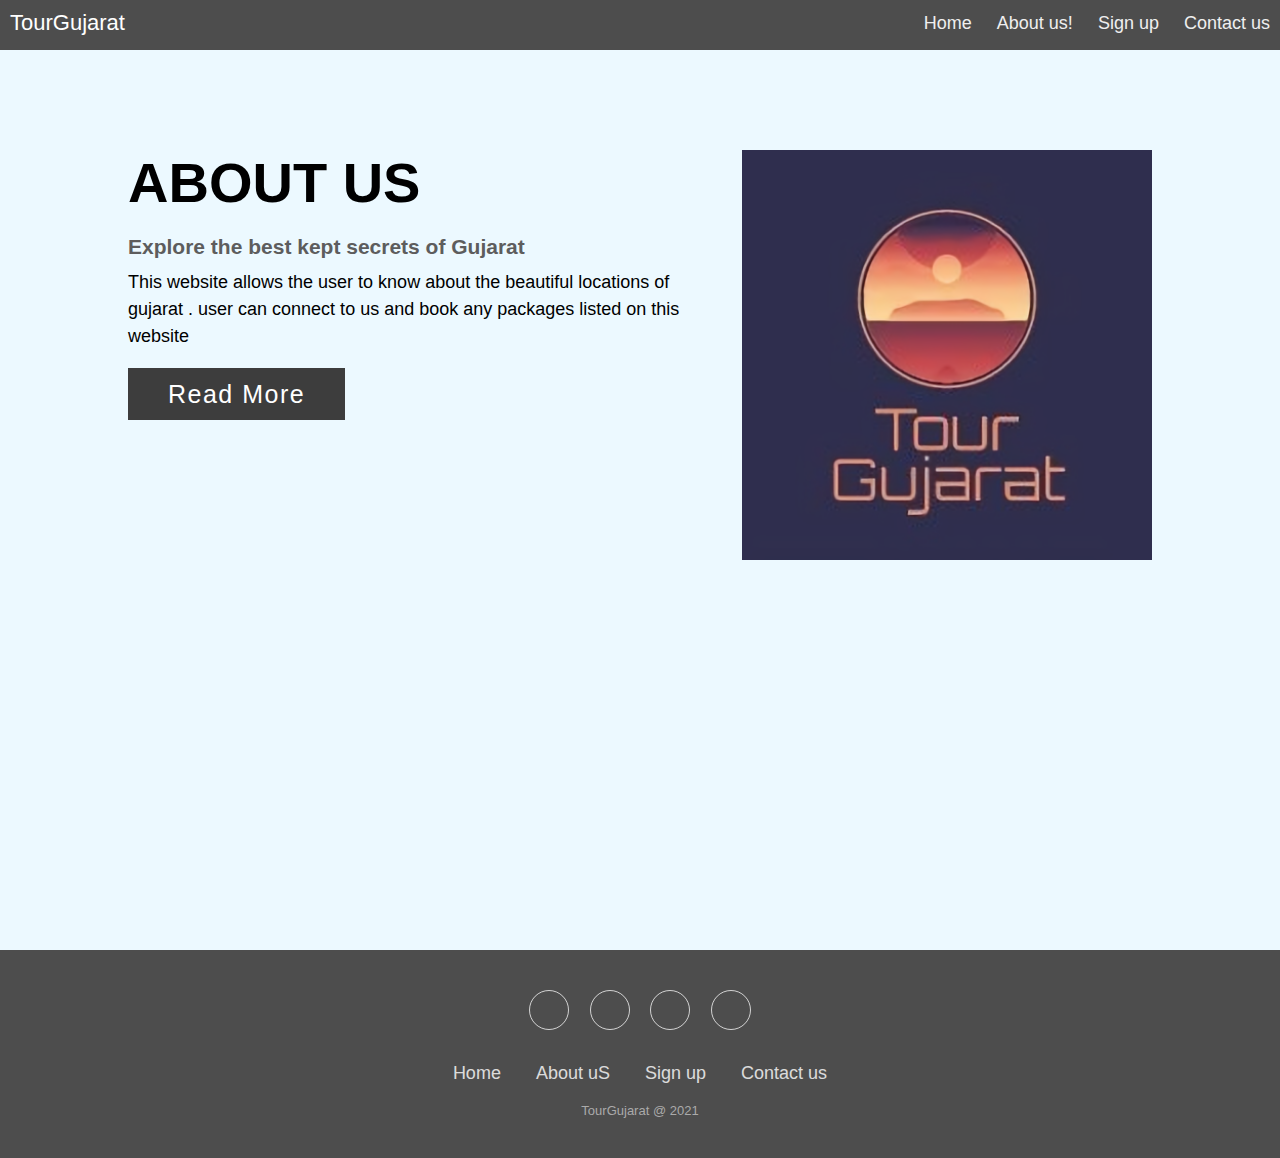
<file: aboutUS.html>
<!DOCTYPE html>
<html lang="en">
<head>
    <meta charset="UTF-8">
    <meta http-equiv="X-UA-Compatible" content="IE=edge">
    <meta name="viewport" content="width=device-width, initial-scale=1.0">
    <title>about us!</title>
    <link rel="stylesheet" href="aboutUs.css">
    <link
    rel="stylesheet"
    href="https://cdnjs.cloudflare.com/ajax/libs/font-awesome/5.15.3/css/all.min.css"
    integrity="sha512-iBBXm8fW90+nuLcSKlbmrPcLa0OT92xO1BIsZ+ywDWZCvqsWgccV3gFoRBv0z+8dLJgyAHIhR35VZc2oM/gI1w=="
    crossorigin="anonymous"
    referrerpolicy="no-referrer"
  />
  <link rel="shortcut icon" href="images\android-chrome-512x512.png" type="image/x-icon">

</head>
<body>
    <div class="nav">
        <input type="checkbox" id="nav-check">
        <div class="nav-header">
          <div class="nav-title">
           TourGujarat
          </div>
        </div>
        <div class="nav-btn">
          <label for="nav-check">
            <span></span>
            <span></span>
            <span></span>
          </label>
        </div>
        
        <div class="nav-links">
        
          <a href="index.html" target="_blank">Home</a>
          <a href="aboutUS.html" target="_blank">About us!</a>
          <a href="loginPage.html" target="_blank">Sign up</a>
          <a href="imageGallery.html" target="_blank">Contact us</a>
        </div>
        
      </div>
      <div class="section">
        <div class="container">
          <div class="content-section">
            <div class="title">
              <h1>About Us</h1>
            </div>
            <div class="content">
              <h3>Explore the best kept secrets of Gujarat </h3>
              <p>This website allows the user to know about the beautiful locations of gujarat . user can connect to us and book any packages listed on this website</p>
              <div class="button">
                <a href="index.html">Read More</a>
              </div>
            </div>
            <div class="social">
              <a href=""><i class="fab fa-facebook-f"></i></a>
              <a href=""><i class="fab fa-twitter"></i></a>
              <a href="https://instagram.com/_krishna.j29_?igshid=YmMyMTA2M2Y="><i class="fab fa-instagram"></i></a>
            </div>
          </div>
          <div class="image-section">
            <img src="images/wblogo.jpeg">
          </div>
        </div>
      </div>
    
      
      <!-- footer -->
      <section class="footer">
        <div class="social">
          <a href="https://instagram.com/_krishna.j29_?igshid=YmMyMTA2M2Y="><i class="fab fa-instagram"></i></a>
          <a href="https://www.snapchat.com/add/krishna_v2966?share_id=pwgK7iwk4SU&locale=en-IN"><i class="fab fa-snapchat"></i></a>
          <a href="#"><i class="fab fa-twitter"></i></a>
          <a href="#"><i class="fab fa-facebook-f"></i></a>
        </div>
  
        <ul class="list">
          <li>
            <a href="index.html">Home</a>
          </li>
          <li>
            <a href="aboutUS.html">About uS</a>
          </li>
          <li>
            <a href="loginPage.html">Sign up</a>
          </li>
          <li>
            <a href="imageGallery.html">Contact us</a>
          </li>
         
          <!-- <li>
            <a href="#">Privacy Policy</a>
          </li> -->
        </ul>
        <p class="copyright">TourGujarat @ 2021</p>
      </section>
</body>
</html>
</file>
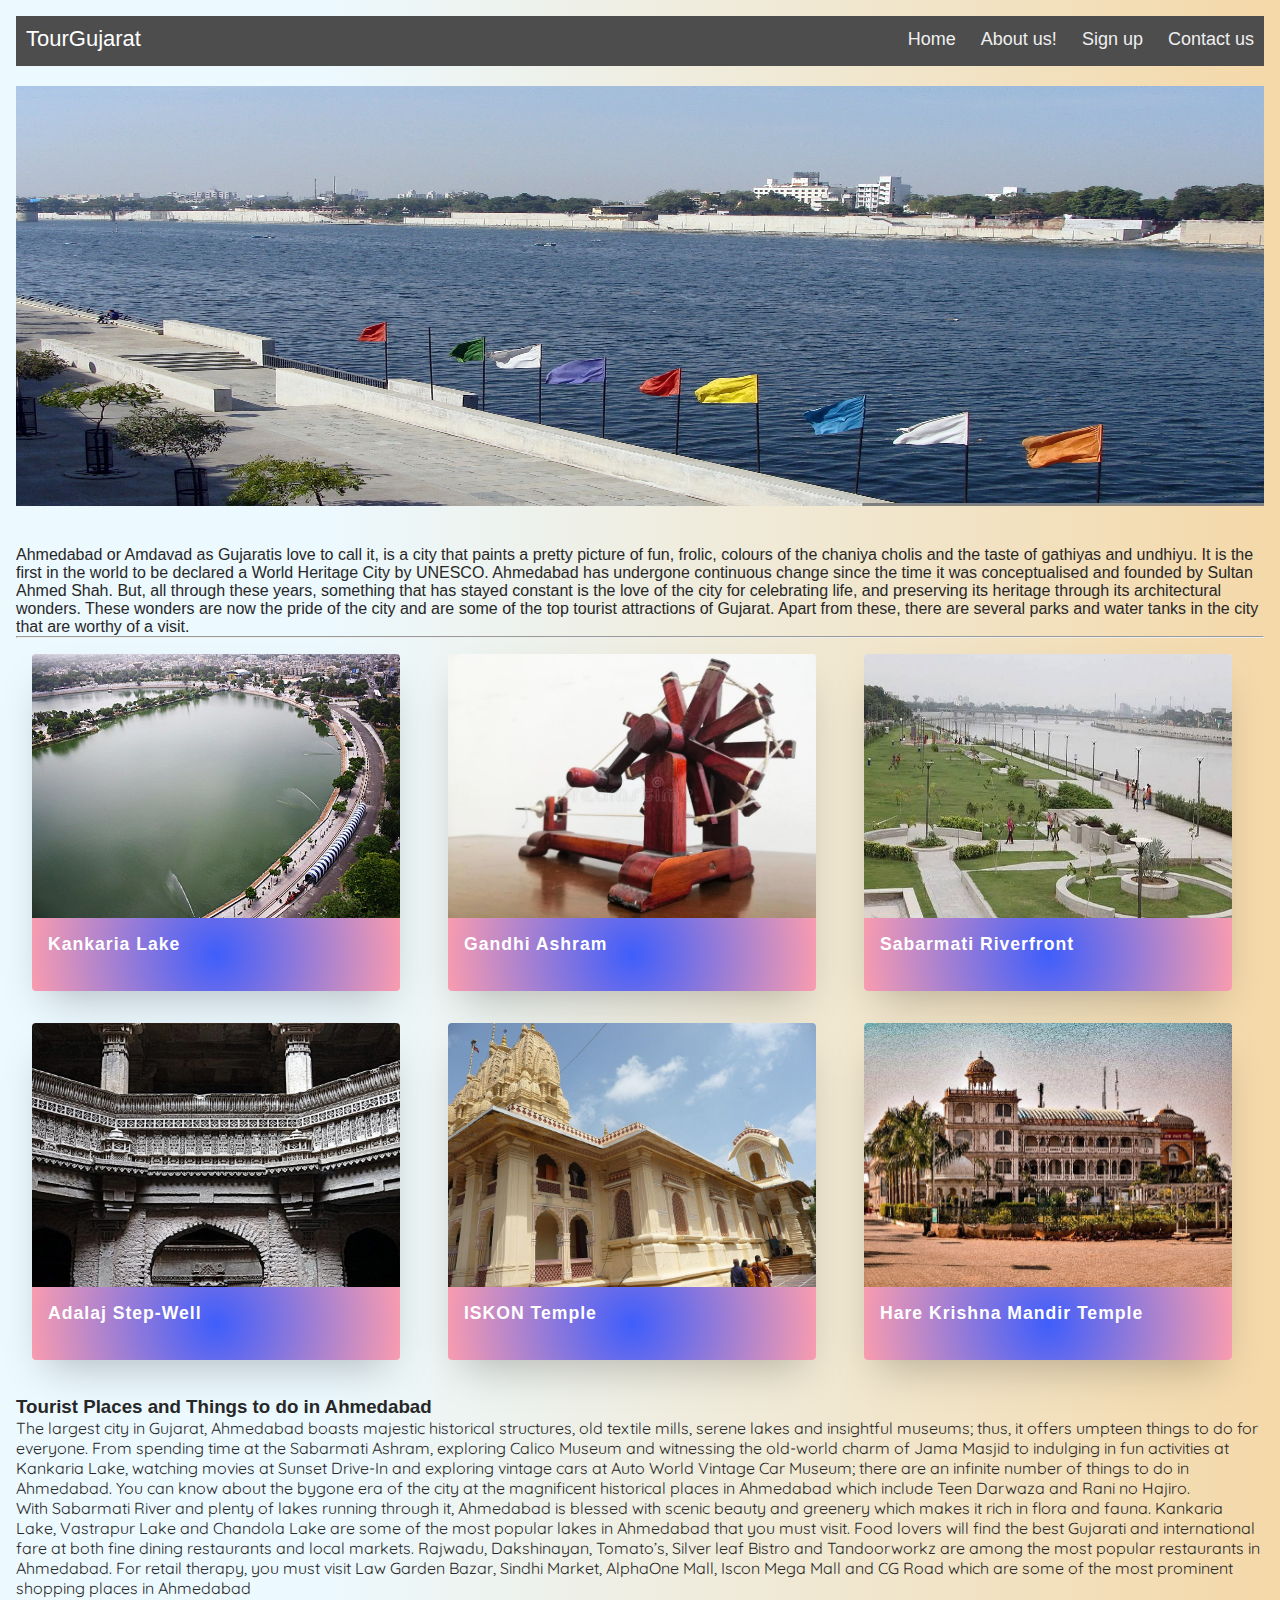
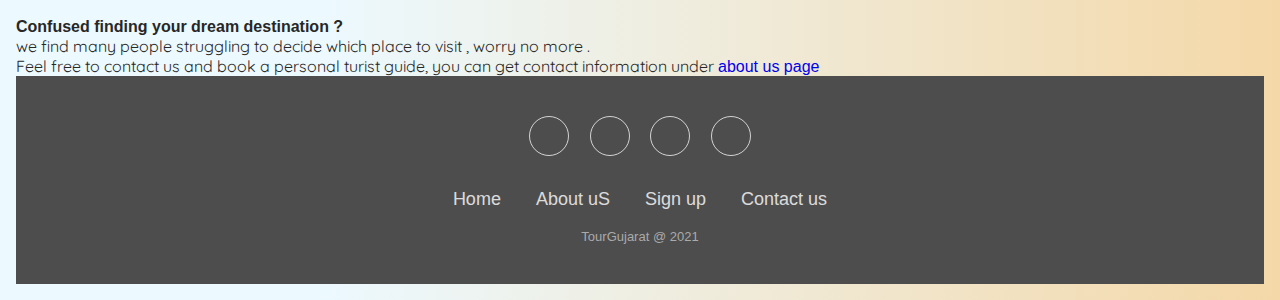
<file: ahmedabad.html>
<!DOCTYPE html>
<html lang="en">
  <head>
    <meta charset="UTF-8" />
    <meta http-equiv="X-UA-Compatible" content="IE=edge" />
    <meta name="viewport" content="width=device-width, initial-scale=1.0" />
    <title>Ahmedabad</title>
    <link rel="stylesheet" href="Ahmedabad.css" />
    <link
      rel="stylesheet"
      href="https://cdnjs.cloudflare.com/ajax/libs/font-awesome/5.15.3/css/all.min.css"
      integrity="sha512-iBBXm8fW90+nuLcSKlbmrPcLa0OT92xO1BIsZ+ywDWZCvqsWgccV3gFoRBv0z+8dLJgyAHIhR35VZc2oM/gI1w=="
      crossorigin="anonymous"
      referrerpolicy="no-referrer"
    />
    <!-- CSS only -->
    <link
      href="https://cdn.jsdelivr.net/npm/bootstrap@5.2.1/dist/css/bootstrap.min.css"
      rel="stylesheet"
      integrity="sha384-iYQeCzEYFbKjA/T2uDLTpkwGzCiq6soy8tYaI1GyVh/UjpbCx/TYkiZhlZB6+fzT"
      crossorigin="anonymous"
    /><link rel="shortcut icon" href="images\android-chrome-512x512.png" type="image/x-icon">
  </head>
  <body>
    <div class="nav">
      <input type="checkbox" id="nav-check" />
      <div class="nav-header">
        <div class="nav-title">TourGujarat</div>
      </div>
      <div class="nav-btn">
        <label for="nav-check">
          <span></span>
          <span></span>
          <span></span>
        </label>
      </div>

      <div class="nav-links">
        <a href="index.html" target="_blank">Home</a>
        <a href="aboutUS.html" target="_blank">About us!</a>
        <a href="loginPage.html" target="_blank">Sign up</a>
        <a href="imageGallery.html" target="_blank">Contact us</a>
      </div>
    </div>
    <!-- content 1200 487 -->
    <br />
    <div class="imgah">
      <img src="images/river-661321_1920.jpg" alt="" srcset="" />
    </div>
    <br /><br />
    <div class="mainCont">
      Ahmedabad or Amdavad as Gujaratis love to call it, is a city that paints a
      pretty picture of fun, frolic, colours of the chaniya cholis and the taste
      of gathiyas and undhiyu. It is the first in the world to be declared a
      World Heritage City by UNESCO. Ahmedabad has undergone continuous change
      since the time it was conceptualised and founded by Sultan Ahmed Shah.
      But, all through these years, something that has stayed constant is the
      love of the city for celebrating life, and preserving its heritage through
      its architectural wonders. These wonders are now the pride of the city and
      are some of the top tourist attractions of Gujarat. Apart from these,
      there are several parks and water tanks in the city that are worthy of a
      visit.
    </div>
    <hr />
    <ul class="cards">
      <li class="cards_item">
        <div class="card">
          <div class="card_image"><img src="images\ahm01.jpg" /></div>
          <div class="card_content">
            <h2 class="card_title">Kankaria Lake</h2>
            <p class="card_text"></p>
          </div>
        </div>
      </li>
      <li class="cards_item">
        <div class="card">
          <div class="card_image"><img src="images\ahm2.jpeg" /></div>
          <div class="card_content">
            <h2 class="card_title">Gandhi Ashram</h2>
            <p class="card_text"></p>
          </div>
        </div>
      </li>
      <li class="cards_item">
        <div class="card">
          <div class="card_image">
            <img src="images\ahm3.jpeg" />
          </div>
          <div class="card_content">
            <h2 class="card_title">Sabarmati Riverfront</h2>
            <p class="card_text"></p>
          </div>
        </div>
      </li>
      <li class="cards_item">
        <div class="card">
          <div class="card_image"><img src="images\ahm4.jpeg" /></div>
          <div class="card_content">
            <h2 class="card_title">Adalaj Step-well</h2>
            <p class="card_text"></p>
          </div>
        </div>
      </li>
      <li class="cards_item">
        <div class="card">
          <div class="card_image"><img src="images/ahm5.jpeg" /></div>
          <div class="card_content">
            <h2 class="card_title">ISKON temple</h2>
            <p class="card_text"></p>
          </div>
        </div>
      </li>
      <li class="cards_item">
        <div class="card">
          <div class="card_image"><img src="images\ahm6.jpeg" /></div>
          <div class="card_content">
            <h2 class="card_title">Hare Krishna Mandir Temple</h2>
            <p class="card_text"></p>
          </div>
        </div>
      </li>
    </ul>

    <!-- ending -->
    <br />
    <h3>Tourist Places and Things to do in Ahmedabad</h3>
    The largest city in Gujarat, Ahmedabad boasts majestic historical
    structures, old textile mills, serene lakes and insightful museums; thus, it
    offers umpteen things to do for everyone. From spending time at the
    Sabarmati Ashram, exploring Calico Museum and witnessing the old-world charm
    of Jama Masjid to indulging in fun activities at Kankaria Lake, watching
    movies at Sunset Drive-In and exploring vintage cars at Auto World Vintage
    Car Museum; there are an infinite number of things to do in Ahmedabad. You
    can know about the bygone era of the city at the magnificent historical
    places in Ahmedabad which include Teen Darwaza and Rani no Hajiro. <br />

    With Sabarmati River and plenty of lakes running through it, Ahmedabad is
    blessed with scenic beauty and greenery which makes it rich in flora and
    fauna. Kankaria Lake, Vastrapur Lake and Chandola Lake are some of the most
    popular lakes in Ahmedabad that you must visit. Food lovers will find the
    best Gujarati and international fare at both fine dining restaurants and
    local markets. Rajwadu, Dakshinayan, Tomato’s, Silver leaf Bistro and
    Tandoorworkz are among the most popular restaurants in Ahmedabad. For retail
    therapy, you must visit Law Garden Bazar, Sindhi Market, AlphaOne Mall,
    Iscon Mega Mall and CG Road which are some of the most prominent shopping
    places in Ahmedabad <br />
    <br />
    <h4>Confused finding your dream destination ?</h4>
    we find many people struggling to decide which place to visit , worry no
    more . <br />
    Feel free to contact us and book a personal turist guide, you can get
    contact information under <a href="aboutUS.html">about us page</a>

    <!-- footer -->
    <section class="footer">
      <div class="social">
        <a href="https://instagram.com/_krishna.j29_?igshid=YmMyMTA2M2Y="
          ><i class="fab fa-instagram"></i
        ></a>
        <a
          href="https://www.snapchat.com/add/krishna_v2966?share_id=pwgK7iwk4SU&locale=en-IN"
          ><i class="fab fa-snapchat"></i
        ></a>
        <a href="#"><i class="fab fa-twitter"></i></a>
        <a href="#"><i class="fab fa-facebook-f"></i></a>
      </div>

      <ul class="list">
        <li>
          <a href="index.html">Home</a>
        </li>
        <li>
          <a href="aboutUS.html">About uS</a>
        </li>
        <li>
          <a href="loginPage.html">Sign up</a>
        </li>
        <li>
          <a href="imageGallery.html">Contact us</a>
        </li>
               <!-- <li>
           <li>
            <a href="#">Privacy Policy</a>
          </li> -->
      </ul>
      <p class="copyright">TourGujarat @ 2021</p>
    </section>
  </body>
</html>
</file>
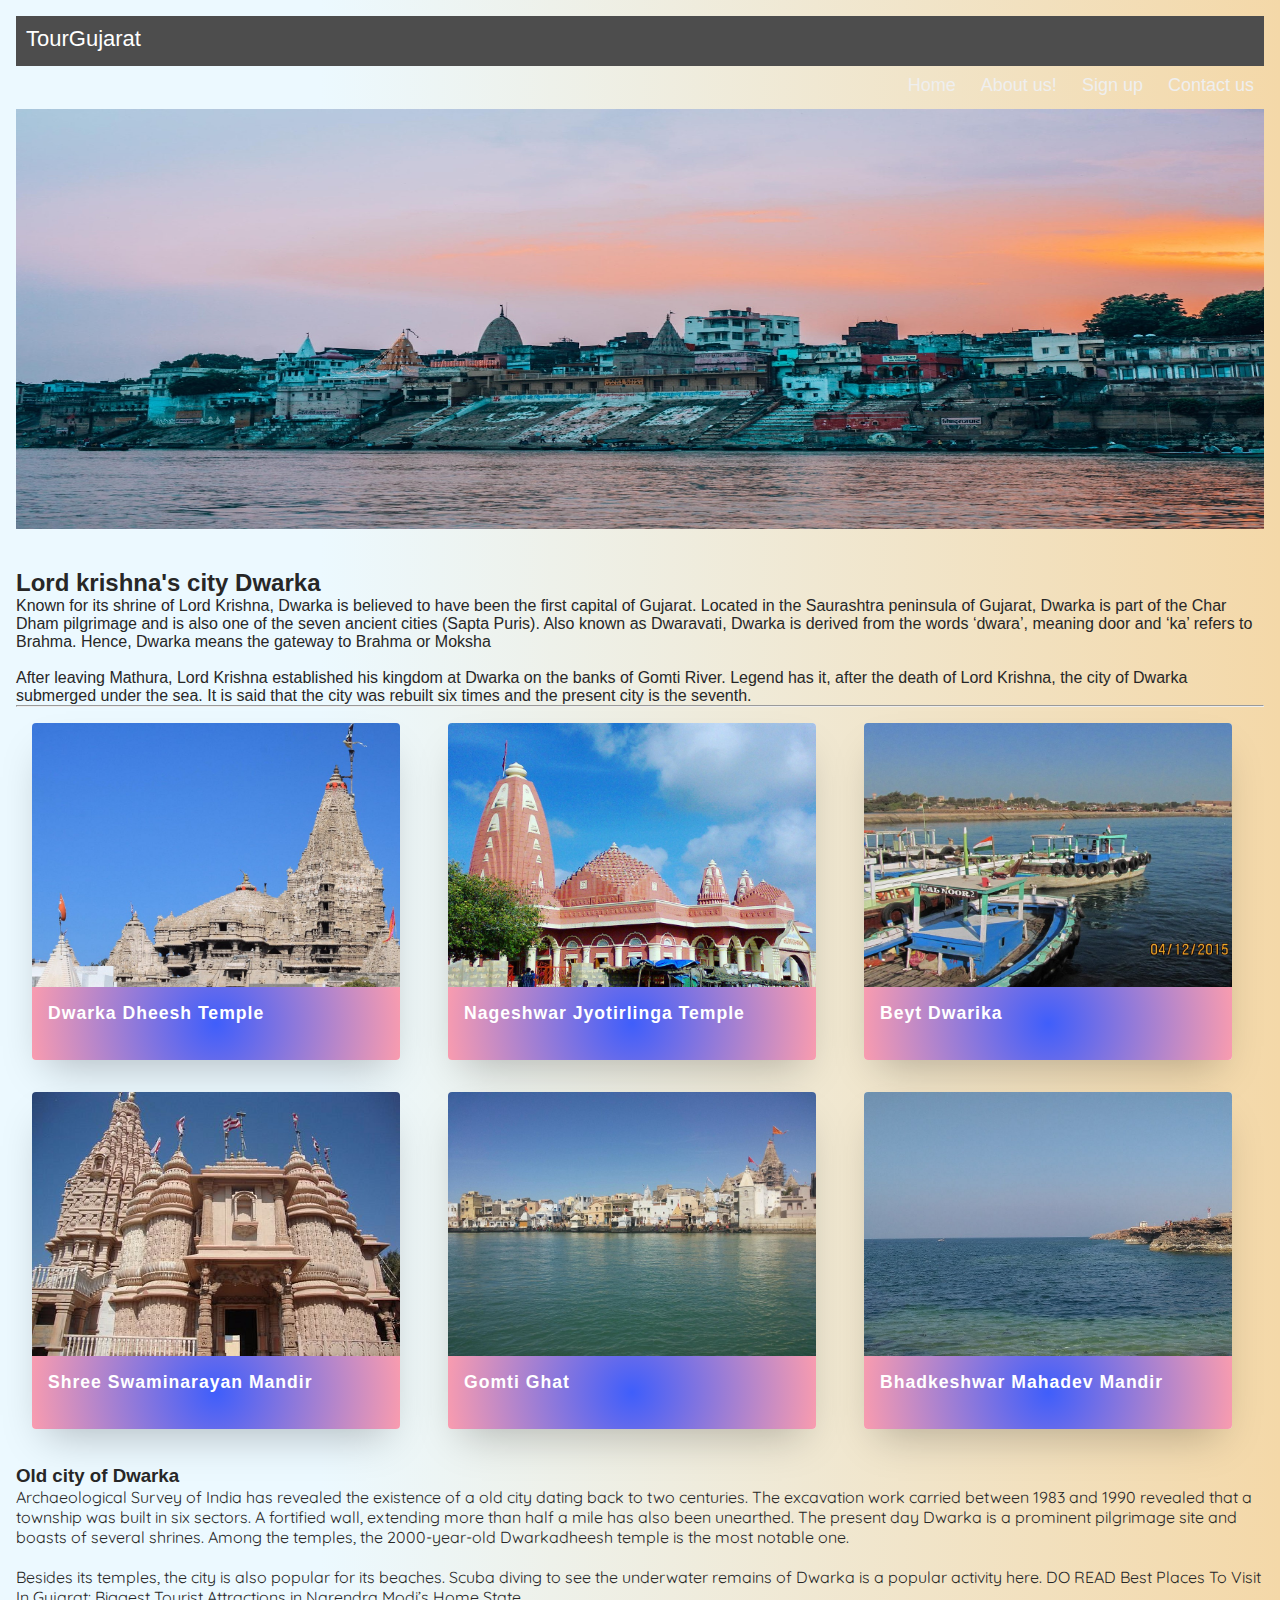
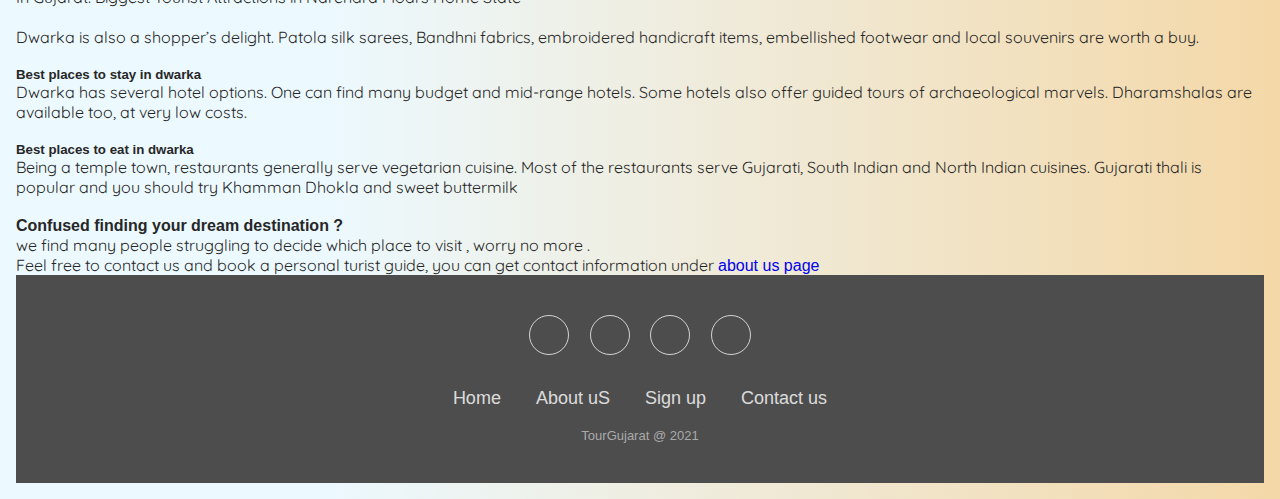
<file: dwarka.html>
<!DOCTYPE html>
<html lang="en">
  <head>
    <meta charset="UTF-8" />
    <meta http-equiv="X-UA-Compatible" content="IE=edge" />
    <meta name="viewport" content="width=device-width, initial-scale=1.0" />
    <title>Dwarka</title>
    <link rel="stylesheet" href="dwarka.css" />
    <link
      rel="stylesheet"
      href="https://cdnjs.cloudflare.com/ajax/libs/font-awesome/5.15.3/css/all.min.css"
      integrity="sha512-iBBXm8fW90+nuLcSKlbmrPcLa0OT92xO1BIsZ+ywDWZCvqsWgccV3gFoRBv0z+8dLJgyAHIhR35VZc2oM/gI1w=="
      crossorigin="anonymous"
      referrerpolicy="no-referrer"
    />
    <!-- CSS only -->
    <link
      href="https://cdn.jsdelivr.net/npm/bootstrap@5.2.1/dist/css/bootstrap.min.css"
      rel="stylesheet"
      integrity="sha384-iYQeCzEYFbKjA/T2uDLTpkwGzCiq6soy8tYaI1GyVh/UjpbCx/TYkiZhlZB6+fzT"
      crossorigin="anonymous"
    />
    <link rel="shortcut icon" href="images\android-chrome-512x512.png" type="image/x-icon">
  </head>
  <body>
    <div class="nav">
      <input type="checkbox" id="nav-check" />
      <div class="nav-header">
        <div class="nav-title">TourGujarat</div>
      </div>
      <div class="nav-btn">
        <label for="nav-check">
          <span></span>
          <span></span>
          <span></span>
        </label>
      </div>

      <div class="nav-links">
        <a href="index.html" target="_blank">Home</a>
        <a href="aboutUS.html" target="_blank">About us!</a>
        <a href="loginPage.html" target="_blank">Sign up</a>
        <a href="imageGallery.html" target="_blank">Contact us</a>
      </div>
    </div>
    <!-- content 1200 487 -->
    <br />
    <div class="imgah">
      <img src="images/pexels-rachel-claire-8112524.jpg" alt="" srcset="" />
    </div>
    <br /><br />
    <div class="mainCont">
      <h2>Lord krishna's city Dwarka</h2>
      Known for its shrine of Lord Krishna, Dwarka is believed to have been the first capital of Gujarat. Located in the Saurashtra peninsula of Gujarat, Dwarka is part of the Char Dham pilgrimage and is also one of the seven ancient cities (Sapta Puris). Also known as Dwaravati, Dwarka is derived from the words ‘dwara’, meaning door and ‘ka’ refers to Brahma. Hence, Dwarka means the gateway to Brahma or Moksha
      <br><br>
      After leaving Mathura, Lord Krishna established his kingdom at Dwarka on the banks of Gomti River. Legend has it, after the death of Lord Krishna, the city of Dwarka submerged under the sea. It is said that the city was rebuilt six times and the present city is the seventh.
    
    </div>
    <hr />
    <ul class="cards">
      <li class="cards_item">
        <div class="card">
          <div class="card_image"><img src="images\dwa1.jpg" /></div>
          <div class="card_content">
            <h2 class="card_title">Dwarka Dheesh temple</h2>
            <p class="card_text"></p>
          </div>
        </div>
      </li>
      <li class="cards_item">
        <div class="card">
          <div class="card_image"><img src="images\dwa2.jpg" /></div>
          <div class="card_content">
            <h2 class="card_title">Nageshwar Jyotirlinga temple</h2>
            <p class="card_text"></p>
          </div>
        </div>
      </li>
      <li class="cards_item">
        <div class="card">
          <div class="card_image">
            <img src="images/dwa3.jpg" />
          </div>
          <div class="card_content">
            <h2 class="card_title">Beyt dwarika</h2>
            <p class="card_text"></p>
          </div>
        </div>
      </li>
      <li class="cards_item">
        <div class="card">
          <div class="card_image"><img src="images\dwa4.jpg" /></div>
          <div class="card_content">
            <h2 class="card_title">Shree Swaminarayan mandir</h2>
            <p class="card_text"></p>
          </div>
        </div>
      </li>
      <li class="cards_item">
        <div class="card">
          <div class="card_image"><img src="images\dwa5.jpg" /></div>
          <div class="card_content">
            <h2 class="card_title">Gomti ghat</h2>
            <p class="card_text"></p>
          </div>
        </div>
      </li>
      <li class="cards_item">
        <div class="card">
          <div class="card_image"><img src="images\dwa6.jpg" /></div>
          <div class="card_content">
            <h2 class="card_title">Bhadkeshwar Mahadev Mandir</h2>
            <p class="card_text"></p>
          </div>
        </div>
      </li>
    </ul>

    <!-- ending -->
    <br />
    <h3>Old city of Dwarka</h3>
    Archaeological Survey of India has revealed the existence of a old city dating back to two centuries. The excavation work carried between 1983 and 1990 revealed that a township was built in six sectors. A fortified wall, extending more than half a mile has also been unearthed. The present day Dwarka is a prominent pilgrimage site and boasts of several shrines. Among the temples, the 2000-year-old Dwarkadheesh temple is the most notable one. 
     <br><br>  Besides its temples, the city is also popular for its beaches. Scuba diving to see the underwater remains of Dwarka is a popular activity here. DO READ Best Places To Visit In Gujarat: Biggest Tourist Attractions in Narendra Modi’s Home State <br><br>
    
Dwarka is also a shopper’s delight. Patola silk sarees, Bandhni fabrics, embroidered handicraft items, embellished footwear and local souvenirs are worth a buy. <br><br>

<h5>Best places to stay in dwarka</h5>
Dwarka has several hotel options. One can find many budget and mid-range hotels. Some hotels also offer guided tours of archaeological marvels. Dharamshalas are available too, at very low costs.
<br><br>

<h5>Best places to eat in dwarka</h5>
Being a temple town, restaurants generally serve vegetarian cuisine. Most of the restaurants serve Gujarati, South Indian and North Indian cuisines. Gujarati thali is popular and you should try Khamman Dhokla and sweet buttermilk
     <br />
    <br />
    <h4>Confused finding your dream destination ?</h4>
    we find many people struggling to decide which place to visit , worry no
    more . <br />
    Feel free to contact us and book a personal turist guide, you can get
    contact information under <a href="aboutUS.html">about us page</a>

    <!-- footer -->
    <section class="footer">
      <div class="social">
        <a href="https://instagram.com/_krishna.j29_?igshid=YmMyMTA2M2Y="
          ><i class="fab fa-instagram"></i
        ></a>
        <a
          href="https://www.snapchat.com/add/krishna_v2966?share_id=pwgK7iwk4SU&locale=en-IN"
          ><i class="fab fa-snapchat"></i
        ></a>
        <a href="#"><i class="fab fa-twitter"></i></a>
        <a href="#"><i class="fab fa-facebook-f"></i></a>
      </div>

      <ul class="list">
        <li>
          <a href="index.html">Home</a>
        </li>
        <li>
          <a href="aboutUS.html">About uS</a>
        </li>
        <li>
          <a href="loginPage.html">Sign up</a>
        </li>
        <li>
          <a href="imageGallery.html">Contact us</a>
        </li>
       
        <!-- <li>
           <li>
            <a href="#">Privacy Policy</a>
          </li> -->
      </ul>
      <p class="copyright">TourGujarat @ 2021</p>
    </section>
  </body>
</html>
</file>
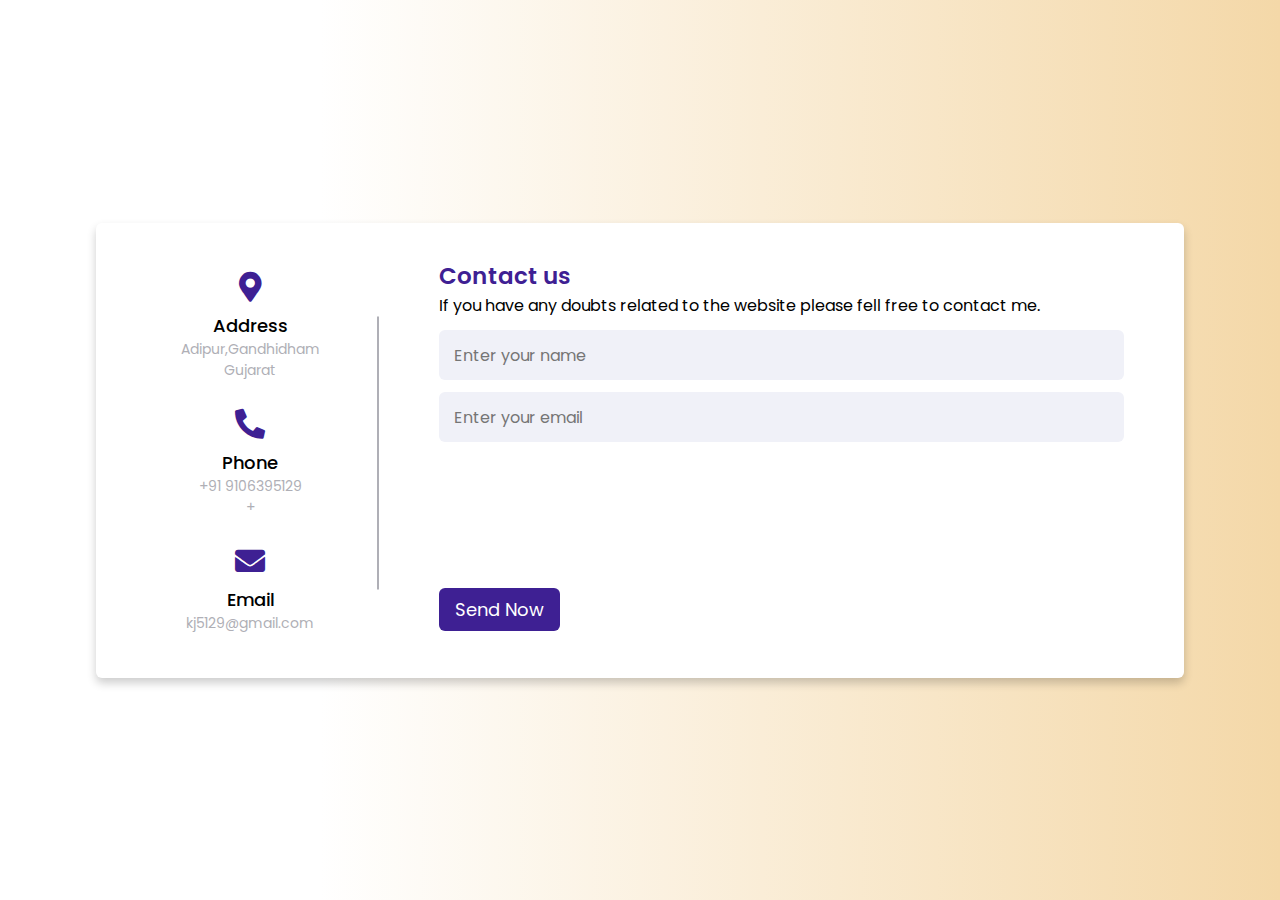
<file: imageGallery.html>
<!DOCTYPE html>
<html lang="en">
<head>
    <meta charset="UTF-8">
    <meta http-equiv="X-UA-Compatible" content="IE=edge">
    <meta name="viewport" content="width=device-width, initial-scale=1.0">
    <title>Contact us</title>
    <link rel="stylesheet" href="imageGallery.css">
    <link
    rel="stylesheet"
    href="https://cdnjs.cloudflare.com/ajax/libs/font-awesome/5.15.3/css/all.min.css"
    integrity="sha512-iBBXm8fW90+nuLcSKlbmrPcLa0OT92xO1BIsZ+ywDWZCvqsWgccV3gFoRBv0z+8dLJgyAHIhR35VZc2oM/gI1w=="
    crossorigin="anonymous"
    referrerpolicy="no-referrer"
    />
    <link rel="stylesheet" href="https://cdnjs.cloudflare.com/ajax/libs/font-awesome/5.15.2/css/all.min.css"/>
    <link rel="shortcut icon" href="images\android-chrome-512x512.png" type="image/x-icon">
</head>
<body>
     
   

  <div class="container">
    <div class="content">
      <div class="left-side">
        <div class="address details">
          <i class="fas fa-map-marker-alt"></i>
          <div class="topic">Address</div>
          <div class="text-one"> Adipur,Gandhidham </div>
          <div class="text-two">Gujarat</div>
        </div>
        <div class="phone details">
          <i class="fas fa-phone-alt"></i>
          <div class="topic">Phone</div>
          <div class="text-one">+91 9106395129</div>
          <div class="text-two">+</div>
        </div>
        <div class="email details">
          <i class="fas fa-envelope"></i>
          <div class="topic">Email</div>
          <div class="text-one">kj5129@gmail.com</div>
          <div class="text-two"></div>
        </div>
      </div>
      <div class="right-side">
        <div class="topic-text">Contact us</div>
        <p>If you have any doubts related to the website please fell free to contact me.</p>
      <form action="#">
        <div class="input-box">
          <input type="text" placeholder="Enter your name">
        </div>
        <div class="input-box">
          <input type="text" placeholder="Enter your email">
        </div>
        <div class="input-box message-box">
          
        </div>
        <div class="button">
          <input type="button" value="Send Now" >
        </div>
      </form>
    </div>
    </div>
  </div>

      
      
</body>
</html>
</file>
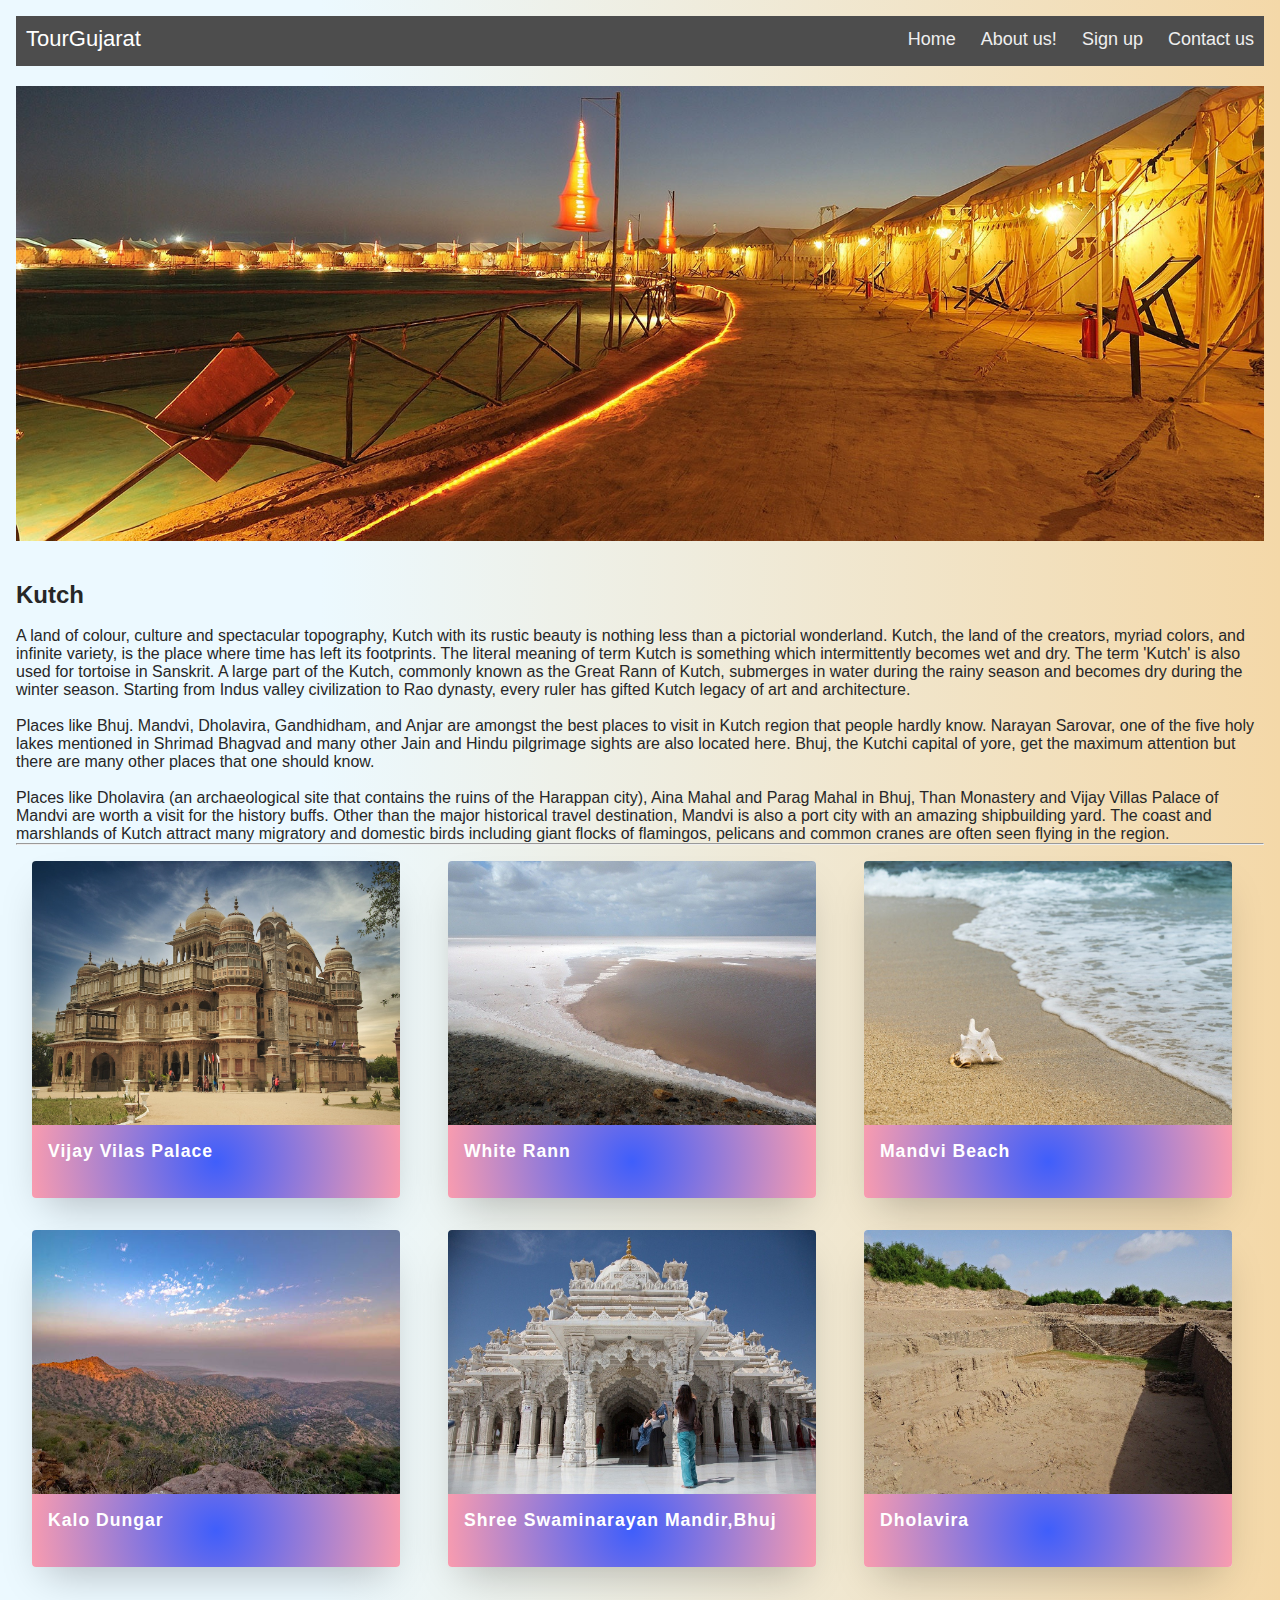
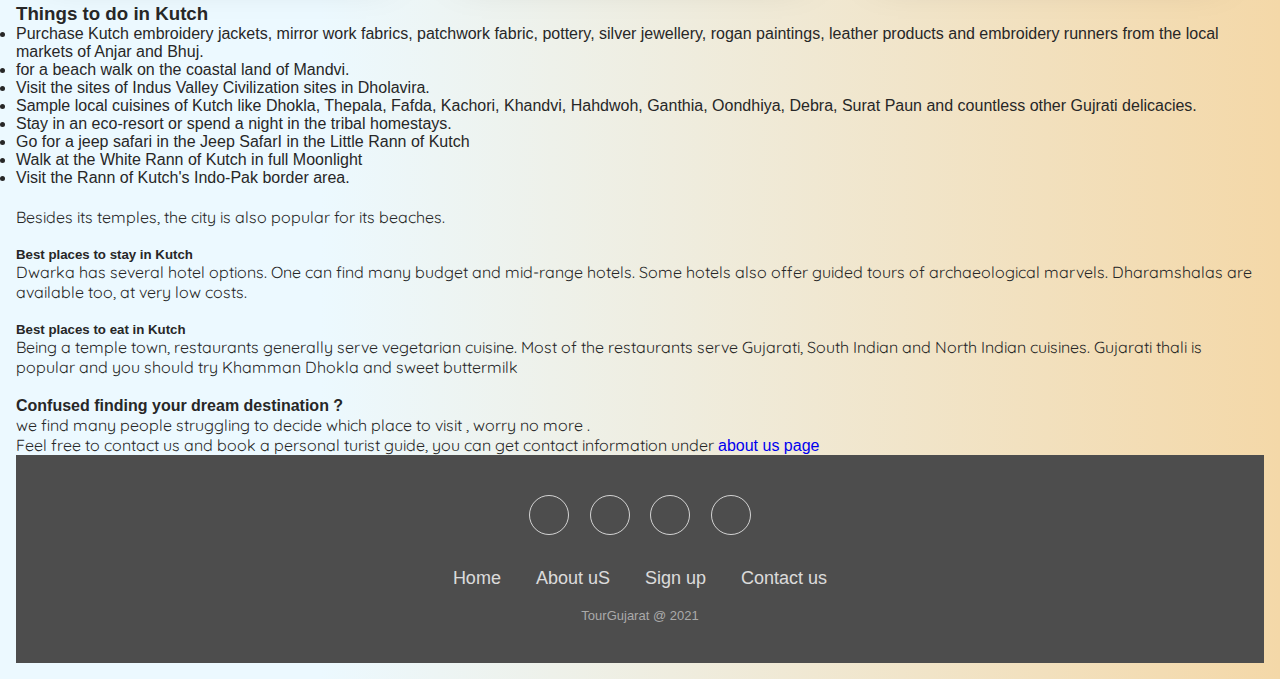
<file: kutch.html>
<!DOCTYPE html>
<html lang="en">
  <head>
    <meta charset="UTF-8" />
    <meta http-equiv="X-UA-Compatible" content="IE=edge" />
    <meta name="viewport" content="width=device-width, initial-scale=1.0" />
    <title>kutch</title>
    <link rel="stylesheet" href="kutch.css" />
    <link
      rel="stylesheet"
      href="https://cdnjs.cloudflare.com/ajax/libs/font-awesome/5.15.3/css/all.min.css"
      integrity="sha512-iBBXm8fW90+nuLcSKlbmrPcLa0OT92xO1BIsZ+ywDWZCvqsWgccV3gFoRBv0z+8dLJgyAHIhR35VZc2oM/gI1w=="
      crossorigin="anonymous"
      referrerpolicy="no-referrer"
    />
    <!-- CSS only -->
    <link
      href="https://cdn.jsdelivr.net/npm/bootstrap@5.2.1/dist/css/bootstrap.min.css"
      rel="stylesheet"
      integrity="sha384-iYQeCzEYFbKjA/T2uDLTpkwGzCiq6soy8tYaI1GyVh/UjpbCx/TYkiZhlZB6+fzT"
      crossorigin="anonymous"
    />
    <link rel="shortcut icon" href="images\android-chrome-512x512.png" type="image/x-icon">
  </head>
  <body>
    <div class="nav">
      <input type="checkbox" id="nav-check" />
      <div class="nav-header">
        <div class="nav-title">TourGujarat</div>
      </div>
      <div class="nav-btn">
        <label for="nav-check">
          <span></span>
          <span></span>
          <span></span>
        </label>
      </div>

      <div class="nav-links">
        <a href="index.html" target="_blank">Home</a>
        <a href="aboutUS.html" target="_blank">About us!</a>
        <a href="loginPage.html" target="_blank">Sign up</a>
        <a href="imageGallery.html" target="_blank">Contact us</a>
      </div>
    </div>
    <!-- content 1200 487 -->
    <br />
    <div class="imgah">
      <img src="images/kutch-rann-utsav-2325860.jpg" alt="" srcset="" />
    </div>
    <br /><br />
    <div class="mainCont">
      <h2>Kutch</h2><br>
      A land of colour, culture and spectacular topography, Kutch with its rustic beauty is nothing less than a pictorial wonderland. Kutch, the land of the creators, myriad colors, and infinite variety, is the place where time has left its footprints. The literal meaning of term Kutch is something which intermittently becomes wet and dry. The term 'Kutch' is also used for tortoise in Sanskrit. A large part of the Kutch, commonly known as the Great Rann of Kutch, submerges in water during the rainy season and becomes dry during the winter season. Starting from Indus valley civilization to Rao dynasty, every ruler has gifted Kutch legacy of art and architecture.
      
      <br><br>
      Places like Bhuj. Mandvi, Dholavira, Gandhidham, and Anjar are amongst the best places to visit in Kutch region that people hardly know. Narayan Sarovar, one of the five holy lakes mentioned in Shrimad Bhagvad and many other Jain and Hindu pilgrimage sights are also located here. Bhuj, the Kutchi capital of yore, get the maximum attention but there are many other places that one should know. <br><br> Places like Dholavira (an archaeological site that contains the ruins of the Harappan city), Aina Mahal and Parag Mahal in Bhuj, Than Monastery and Vijay Villas Palace of Mandvi are worth a visit for the history buffs. Other than the major historical travel destination, Mandvi is also a port city with an amazing shipbuilding yard. The coast and marshlands of Kutch attract many migratory and domestic birds including giant flocks of flamingos, pelicans and common cranes are often seen flying in the region.
    </div>
    <hr />
    <ul class="cards">
      <li class="cards_item">
        <div class="card">
          <div class="card_image"><img src="images\k1.jpeg.jpg" /></div>
          <div class="card_content">
            <h2 class="card_title">Vijay vilas palace</h2>
            <p class="card_text"></p>
          </div>
        </div>
      </li>
      <li class="cards_item">
        <div class="card">
          <div class="card_image"><img src="images\k2.jpg" /></div>
          <div class="card_content">
            <h2 class="card_title">White Rann</h2>
            <p class="card_text"></p>
          </div>
        </div>
      </li>
      <li class="cards_item">
        <div class="card">
          <div class="card_image">
            <img src="images\k3.jpg" />
          </div>
          <div class="card_content">
            <h2 class="card_title">Mandvi beach</h2>
            <p class="card_text"></p>
          </div>
        </div>
      </li>
      <li class="cards_item">
        <div class="card">
          <div class="card_image"><img src="images\k4.jpg" /></div>
          <div class="card_content">
            <h2 class="card_title">kalo dungar</h2>
            <p class="card_text"></p>
          </div>
        </div>
      </li>
      <li class="cards_item">
        <div class="card">
          <div class="card_image"><img src="images\k5.jpg" /></div>
          <div class="card_content">
            <h2 class="card_title">Shree Swaminarayan mandir,bhuj</h2>
            <p class="card_text"></p>
          </div>
        </div>
      </li>
      <li class="cards_item">
        <div class="card">
          <div class="card_image"><img src="images\k6.jpeg.jpg" /></div>
          <div class="card_content">
            <h2 class="card_title">Dholavira</h2>
            <p class="card_text"></p>
          </div>
        </div>
      </li>
    </ul>

    <!-- ending -->
    <br />
    <h3>Things to do in Kutch</h3>
    <ul>

<li>Purchase Kutch embroidery jackets, mirror work fabrics, patchwork fabric, pottery, silver jewellery, rogan paintings, leather products and embroidery runners from the local markets of Anjar and Bhuj.</li>
<li> for a beach walk on the coastal land of Mandvi.</li>
<li>Visit the sites of Indus Valley Civilization sites in Dholavira.</li>
<li>Sample local cuisines of Kutch like Dhokla, Thepala, Fafda, Kachori, Khandvi, Hahdwoh, Ganthia, Oondhiya, Debra, Surat Paun and countless other Gujrati delicacies.</li>
<li>Stay in an eco-resort or spend a night in the tribal homestays.</li>
<li>Go for a jeep safari in the Jeep SafarI in the Little Rann of Kutch</li>
<li>Walk at the White Rann of Kutch in full Moonlight</li>
<li>Visit the Rann of Kutch's Indo-Pak border area.</li>

</ul>
    
     <br>  Besides its temples, the city is also popular for its beaches. <br><br>
    

<h5>Best places to stay in Kutch</h5>
Dwarka has several hotel options. One can find many budget and mid-range hotels. Some hotels also offer guided tours of archaeological marvels. Dharamshalas are available too, at very low costs.
<br><br>

<h5>Best places to eat in Kutch</h5>
Being a temple town, restaurants generally serve vegetarian cuisine. Most of the restaurants serve Gujarati, South Indian and North Indian cuisines. Gujarati thali is popular and you should try Khamman Dhokla and sweet buttermilk
     <br />
    <br />
    <h4>Confused finding your dream destination ?</h4>
    we find many people struggling to decide which place to visit , worry no
    more . <br />
    Feel free to contact us and book a personal turist guide, you can get
    contact information under <a href="aboutUS.html">about us page</a>

    <!-- footer -->
    <section class="footer">
      <div class="social">
        <a href="https://instagram.com/_krishna.j29_?igshid=YmMyMTA2M2Y="
          ><i class="fab fa-instagram"></i
        ></a>
        <a
          href="https://www.snapchat.com/add/krishna_v2966?share_id=pwgK7iwk4SU&locale=en-IN"
          ><i class="fab fa-snapchat"></i
        ></a>
        <a href="#"><i class="fab fa-twitter"></i></a>
        <a href="#"><i class="fab fa-facebook-f"></i></a>
      </div>

      <ul class="list">
        <li>
          <a href="index.html">Home</a>
        </li>
        <li>
          <a href="aboutUS.html">About uS</a>
        </li>
        <li>
          <a href="loginPage.html">Sign up</a>
        </li>
        <li>
          <a href="imageGallery.html">Contact us</a>
        </li>
       
        <!-- <li>
           <li>
            <a href="#">Privacy Policy</a>
          </li> -->
      </ul>
      <p class="copyright">TourGujarat @ 2021</p>
    </section>
  </body>
</html>
</file>
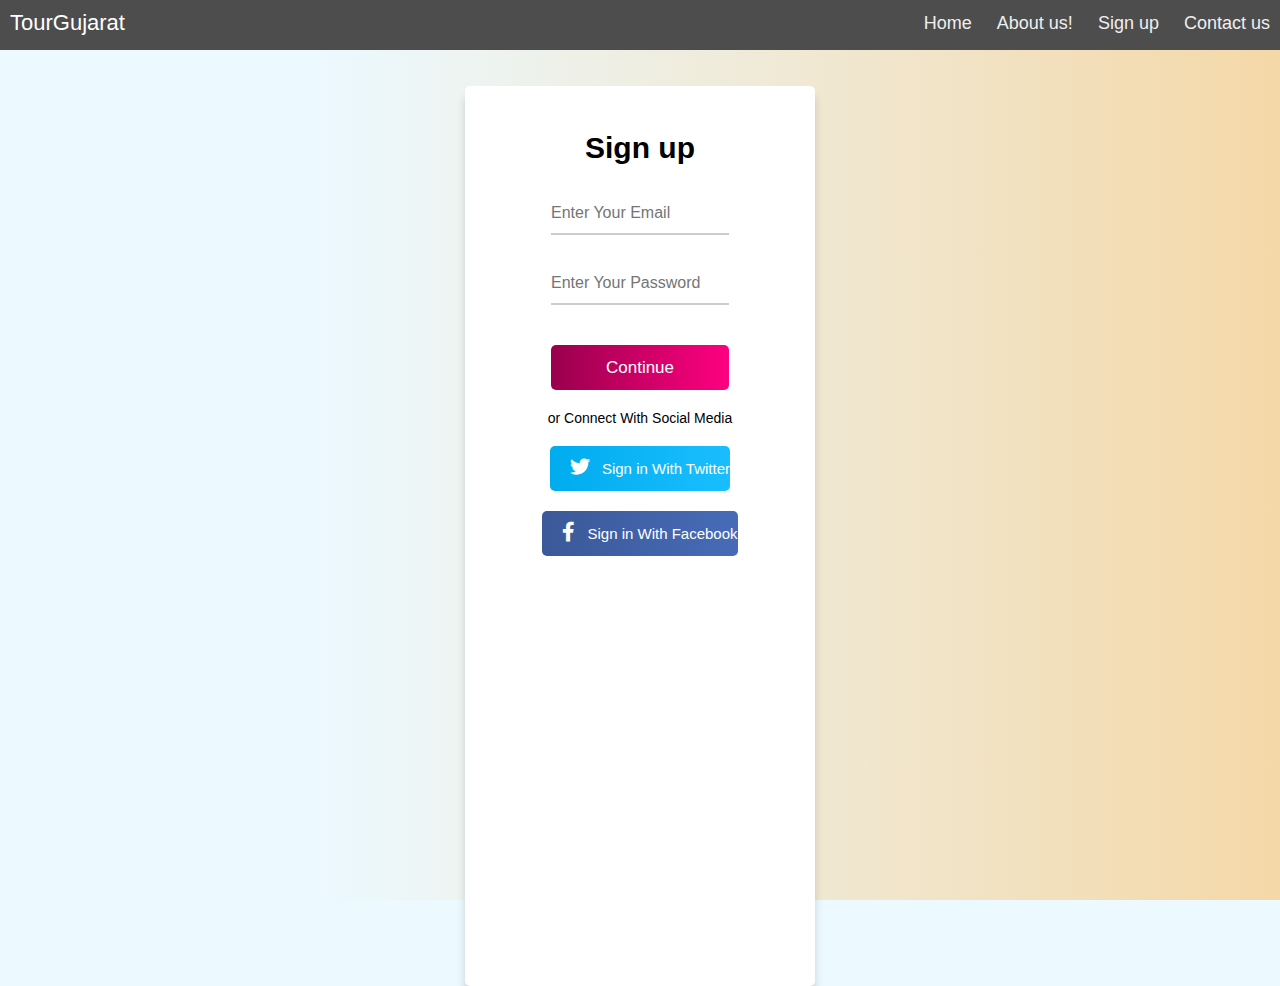
<file: loginPage.html>
<!DOCTYPE html>
<html lang="en">
<head>
    <meta charset="UTF-8">
    <meta http-equiv="X-UA-Compatible" content="IE=edge">
    <meta name="viewport" content="width=device-width, initial-scale=1.0">
    <title>Sign up</title>
    <link rel="stylesheet" href="login.css">
    <link
    rel="stylesheet"
    href="https://cdnjs.cloudflare.com/ajax/libs/font-awesome/5.15.3/css/all.min.css"
    integrity="sha512-iBBXm8fW90+nuLcSKlbmrPcLa0OT92xO1BIsZ+ywDWZCvqsWgccV3gFoRBv0z+8dLJgyAHIhR35VZc2oM/gI1w=="
    crossorigin="anonymous"
    referrerpolicy="no-referrer"
    />
    <link rel="stylesheet" href="https://cdnjs.cloudflare.com/ajax/libs/font-awesome/5.15.2/css/all.min.css"/>
    <style>
      html {
  background-color: #ecf9ff;
}
    </style><link rel="shortcut icon" href="images\android-chrome-512x512.png" type="image/x-icon">

</head>
<body>
    <div class="nav">
        <input type="checkbox" id="nav-check">
        <div class="nav-header">
          <div class="nav-title">
           TourGujarat
          </div>
        </div>
        <div class="nav-btn">
          <label for="nav-check">
            <span></span>
            <span></span>
            <span></span>
          </label>
        </div>
        
        <div class="nav-links">
        
          <a href="index.html" target="_blank">Home</a>
          <a href="aboutUS.html" target="_blank">About us!</a>
          <a href="loginPage.html" target="_blank">Sign up</a>
          <a href="imageGallery.html" target="_blank">Contact us</a>
        </div>
        
      </div> <br><br>
      <!-- Sign up main -->
      
     
    <div class="container">
      <form action="#">
        <div class="title">Sign up</div>
        <div class="input-box underline">
          <input type="email" placeholder="Enter Your Email" required>
          <div class="underline"></div>
        </div>
        <div class="input-box">
          <input type="password" placeholder="Enter Your Password" required>
          <div class="underline"></div>
        </div>
        <div class="input-box button">
          <input type="submit" name="" value="Continue">
        </div>
      </form>
        <div class="option">or Connect With Social Media</div>
        <div class="twitter">
          <a href="#"><i class="fab fa-twitter"></i>Sign in With Twitter</a>
        </div>
        <div class="facebook">
          <a href="#"><i class="fab fa-facebook-f"></i>Sign in With Facebook</a>
        </div>
    </div>



      <!-- <section class="footer">
        <div class="social">
          <a href="https://instagram.com/_krishna.j29_?igshid=YmMyMTA2M2Y="><i class="fab fa-instagram"></i></a>
          <a href="https://www.snapchat.com/add/krishna_v2966?share_id=pwgK7iwk4SU&locale=en-IN"><i class="fab fa-snapchat"></i></a>
          <a href="#"><i class="fab fa-twitter"></i></a>
          <a href="#"><i class="fab fa-facebook-f"></i></a>
        </div>
  
        <ul class="list">
          <li>
            <a href="#">Home</a>
          </li>
          <li>
            <a href="aboutUS.html">aboutUS</a>
          </li>
          <li>
            <a href="Sign upPage.html">Sign up</a>
          </li>
          <li>
            <a href="terms.html">Terms</a>
          </li>
            <li>
            <a href="#">Privacy Policy</a>
          </li> -->
        <!-- </ul>
        <p class="copyright">TourGujarat @ 2021</p>
      </section> --> 
    
</body>
</html>
</file>
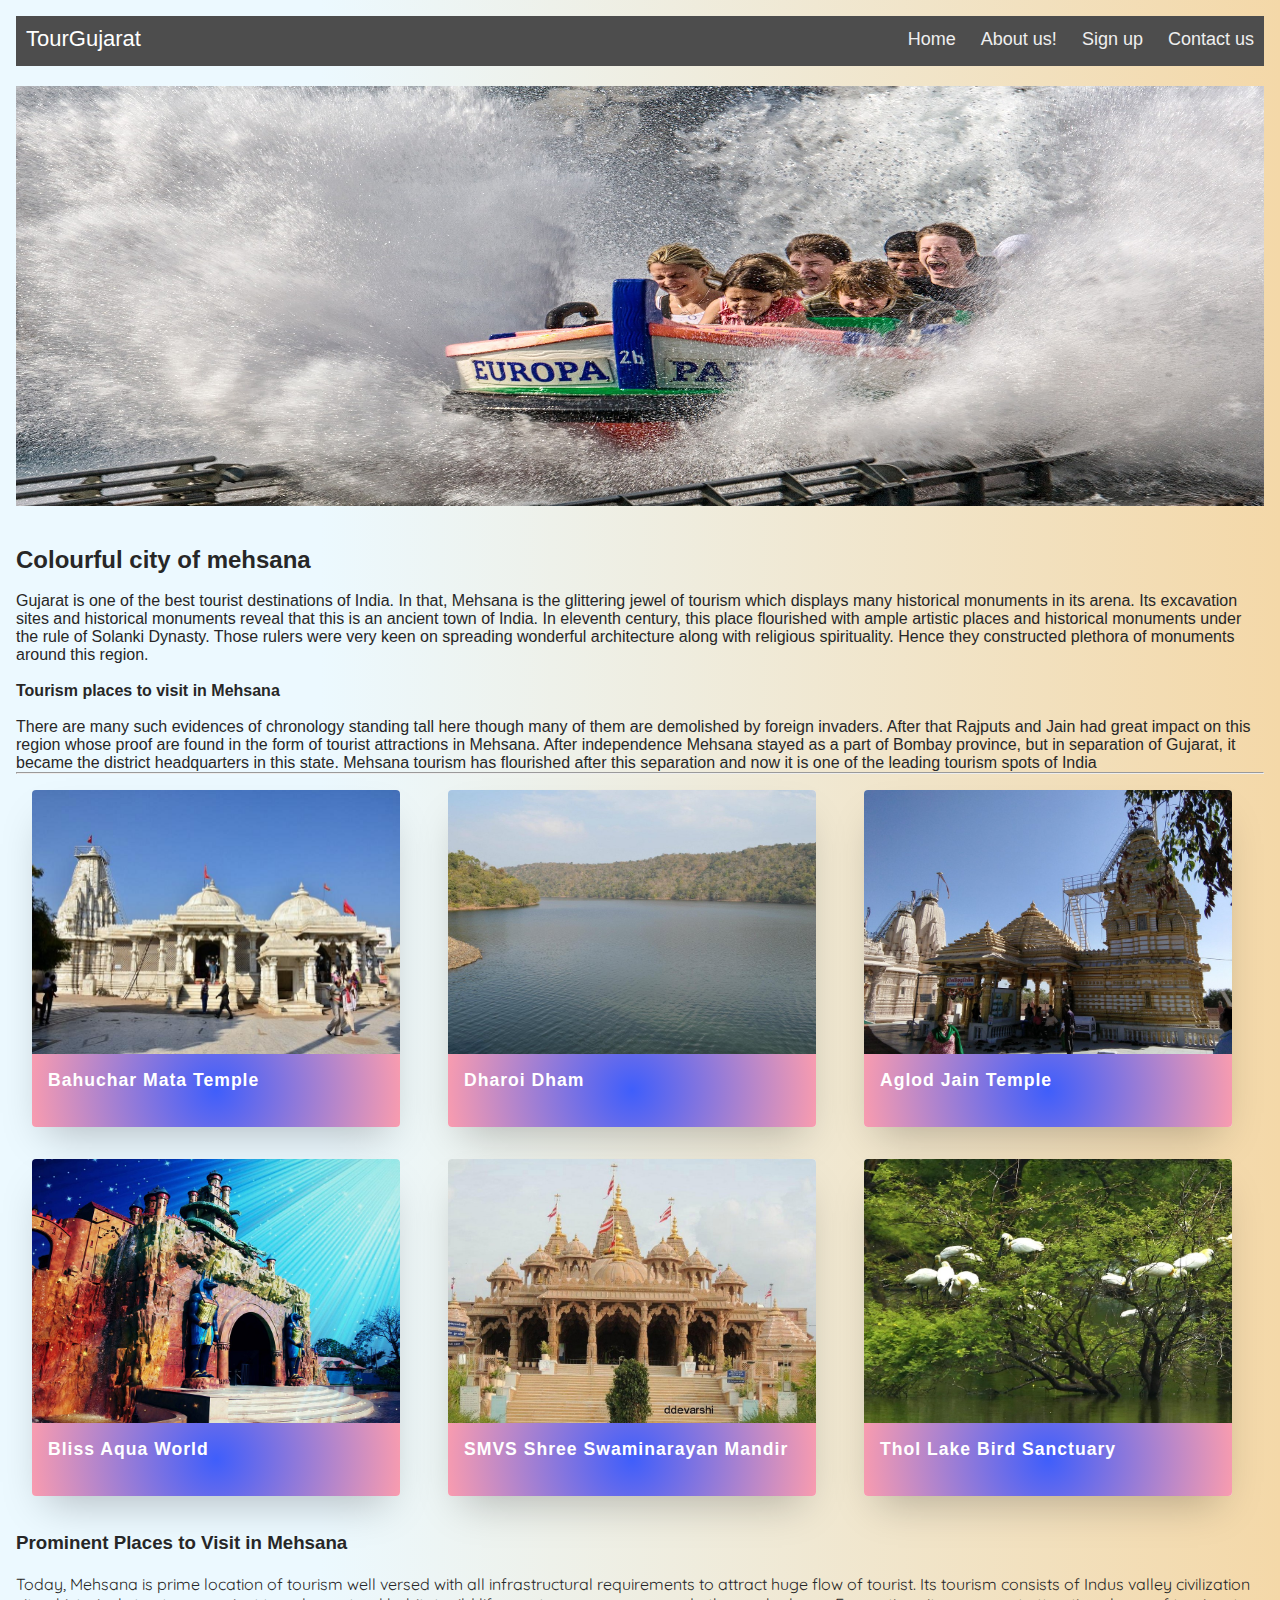
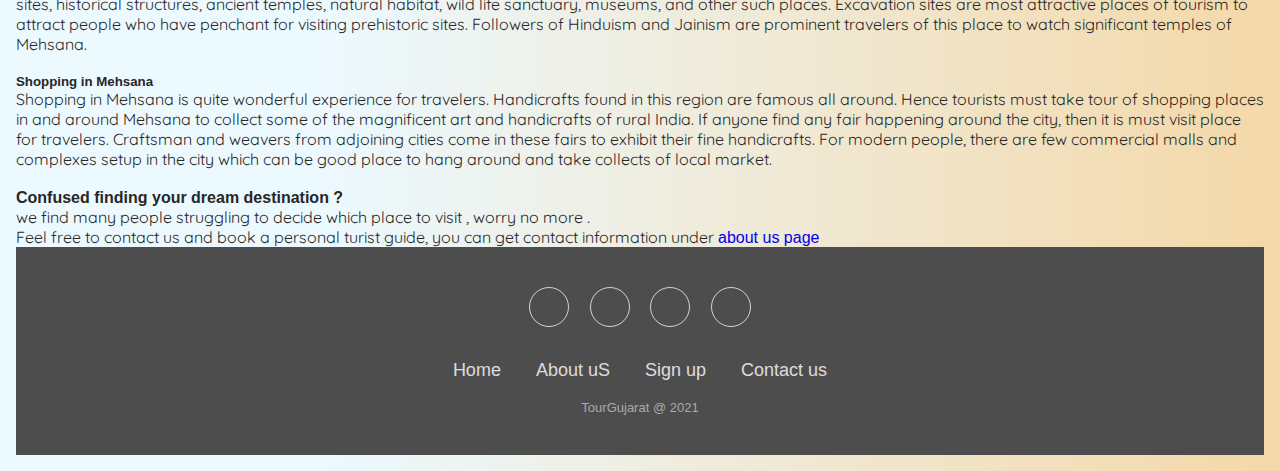
<file: mehsana.html>
<!DOCTYPE html>
<html lang="en">
  <head>
    <meta charset="UTF-8" />
    <meta http-equiv="X-UA-Compatible" content="IE=edge" />
    <meta name="viewport" content="width=device-width, initial-scale=1.0" />
    <title>mehsana</title>
    <link rel="stylesheet" href="mehsana.css" />

    <link
      rel="stylesheet"
      href="https://cdnjs.cloudflare.com/ajax/libs/font-awesome/5.15.3/css/all.min.css"
      integrity="sha512-iBBXm8fW90+nuLcSKlbmrPcLa0OT92xO1BIsZ+ywDWZCvqsWgccV3gFoRBv0z+8dLJgyAHIhR35VZc2oM/gI1w=="
      crossorigin="anonymous"
      referrerpolicy="no-referrer"
    />
    <!-- CSS only -->
    <link
      href="https://cdn.jsdelivr.net/npm/bootstrap@5.2.1/dist/css/bootstrap.min.css"
      rel="stylesheet"
      integrity="sha384-iYQeCzEYFbKjA/T2uDLTpkwGzCiq6soy8tYaI1GyVh/UjpbCx/TYkiZhlZB6+fzT"
      crossorigin="anonymous"
    />
    <link rel="shortcut icon" href="images\android-chrome-512x512.png" type="image/x-icon">
  </head>
  <body>
    <div class="nav">
      <input type="checkbox" id="nav-check" />
      <div class="nav-header">
        <div class="nav-title">TourGujarat</div>
      </div>
      <div class="nav-btn">
        <label for="nav-check">
          <span></span>
          <span></span>
          <span></span>
        </label>
      </div>

      <div class="nav-links">
        <a href="index.html" target="_blank">Home</a>
        <a href="aboutUS.html" target="_blank">About us!</a>
        <a href="loginPage.html" target="_blank">Sign up</a>
        <a href="imageGallery.html" target="_blank">Contact us</a>
      </div>
    </div>
    <!-- content 1200 487 -->
    <br />
    <div class="imgah">
      <img src="images/amusement-park-237200_1920.jpg" alt="" srcset="" />
    </div>
    <br /><br />
    <div class="mainCont">
      <h2>Colourful city of mehsana</h2><br>
      Gujarat is one of the best tourist destinations of India. In that, Mehsana is the glittering jewel of tourism which displays many historical monuments in its arena. Its excavation sites and historical monuments reveal that this is an ancient town of India. In eleventh century, this place flourished with ample artistic places and historical monuments under the rule of Solanki Dynasty. Those rulers were very keen on spreading wonderful architecture along with religious spirituality. Hence they constructed plethora of monuments around this region. <br><br>
      <H4>Tourism places to visit in Mehsana</H4> <br>         
      

There are many such evidences of chronology standing tall here though many of them are demolished by foreign invaders. After that Rajputs and Jain had great impact on this region whose proof are found in the form of tourist attractions in Mehsana. After independence Mehsana stayed as a part of Bombay province, but in separation of Gujarat, it became the district headquarters in this state. Mehsana tourism has flourished after this separation and now it is one of the leading tourism spots of India
    
    </div>
    <hr />
    <ul class="cards">
      <li class="cards_item">
        <div class="card">
          <div class="card_image"><img src="images\meh1.jpg" /></div>
          <div class="card_content">
            <h2 class="card_title">Bahuchar Mata temple</h2>
            <p class="card_text"></p>
          </div>
        </div>
      </li>
      <li class="cards_item">
        <div class="card">
          <div class="card_image"><img src="images\meh2.jpg" /></div>
          <div class="card_content">
            <h2 class="card_title">Dharoi dham</h2>
            <p class="card_text"></p>
          </div>
        </div>
      </li>
      <li class="cards_item">
        <div class="card">
          <div class="card_image">
            <img src="images\meh3.jpg" />
          </div>
          <div class="card_content">
            <h2 class="card_title">Aglod jain temple</h2>
            <p class="card_text"></p>
          </div>
        </div>
      </li>
      <li class="cards_item">
        <div class="card">
          <div class="card_image"><img src="images\meh4.jpg" /></div>
          <div class="card_content">
            <h2 class="card_title">Bliss aqua world</h2>
            <p class="card_text"></p>
          </div>
        </div>
      </li>
      <li class="cards_item">
        <div class="card">
          <div class="card_image"><img src="images\meh5.jpg" /></div>
          <div class="card_content">
            <h2 class="card_title">SMVS Shree swaminarayan Mandir</h2>
            <p class="card_text"></p>
          </div>
        </div>
      </li>
      <li class="cards_item">
        <div class="card">
          <div class="card_image"><img src="images\meh6.jpg" /></div>
          <div class="card_content">
            <h2 class="card_title">Thol lake bird Sanctuary</h2>
            <p class="card_text"></p>
          </div>
        </div>
      </li>
    </ul>

    <!-- ending -->
    <br />
    <h3>Prominent Places to Visit in Mehsana</h3>
    <br>
    
    Today, Mehsana is prime location of tourism well versed with all infrastructural requirements to attract huge flow of tourist. Its tourism consists of Indus valley civilization sites, historical structures, ancient temples, natural habitat, wild life sanctuary, museums, and other such places. Excavation sites are most attractive places of tourism to attract people who have penchant for visiting prehistoric sites. Followers of Hinduism and Jainism are prominent travelers of this place to watch significant temples of Mehsana. 
     <br><br> 
     <h5>Shopping in Mehsana</h5>
  Shopping in Mehsana is quite wonderful experience for travelers. Handicrafts found in this region are famous all around. Hence tourists must take tour of shopping places in and around Mehsana to collect some of the magnificent art and handicrafts of rural India. If anyone find any fair happening around the city, then it is must visit place for travelers. Craftsman and weavers from adjoining cities come in these fairs to exhibit their fine handicrafts. For modern people, there are few commercial malls and complexes setup in the city which can be good place to hang around and take collects of local market.
<br><br>
    <h4>Confused finding your dream destination ?</h4>
    we find many people struggling to decide which place to visit , worry no
    more . <br />
    Feel free to contact us and book a personal turist guide, you can get
    contact information under <a href="aboutUS.html">about us page</a>

    <!-- footer -->
    <section class="footer">
      <div class="social">
        <a href="https://instagram.com/_krishna.j29_?igshid=YmMyMTA2M2Y="
          ><i class="fab fa-instagram"></i
        ></a>
        <a
          href="https://www.snapchat.com/add/krishna_v2966?share_id=pwgK7iwk4SU&locale=en-IN"
          ><i class="fab fa-snapchat"></i
        ></a>
        <a href="#"><i class="fab fa-twitter"></i></a>
        <a href="#"><i class="fab fa-facebook-f"></i></a>
      </div>

      <ul class="list">
        <li>
          <a href="index.html">Home</a>
        </li>
        <li>
          <a href="aboutUS.html">About uS</a>
        </li>
        <li>
          <a href="loginPage.html">Sign up</a>
        </li>
        <li>
          <a href="imageGallery.html">Contact us</a>
        </li>
       
        <!-- <li>
           <li>
            <a href="#">Privacy Policy</a>
          </li> -->
      </ul>
      <p class="copyright">TourGujarat @ 2021</p>
    </section>
  </body>
</html>
</file>
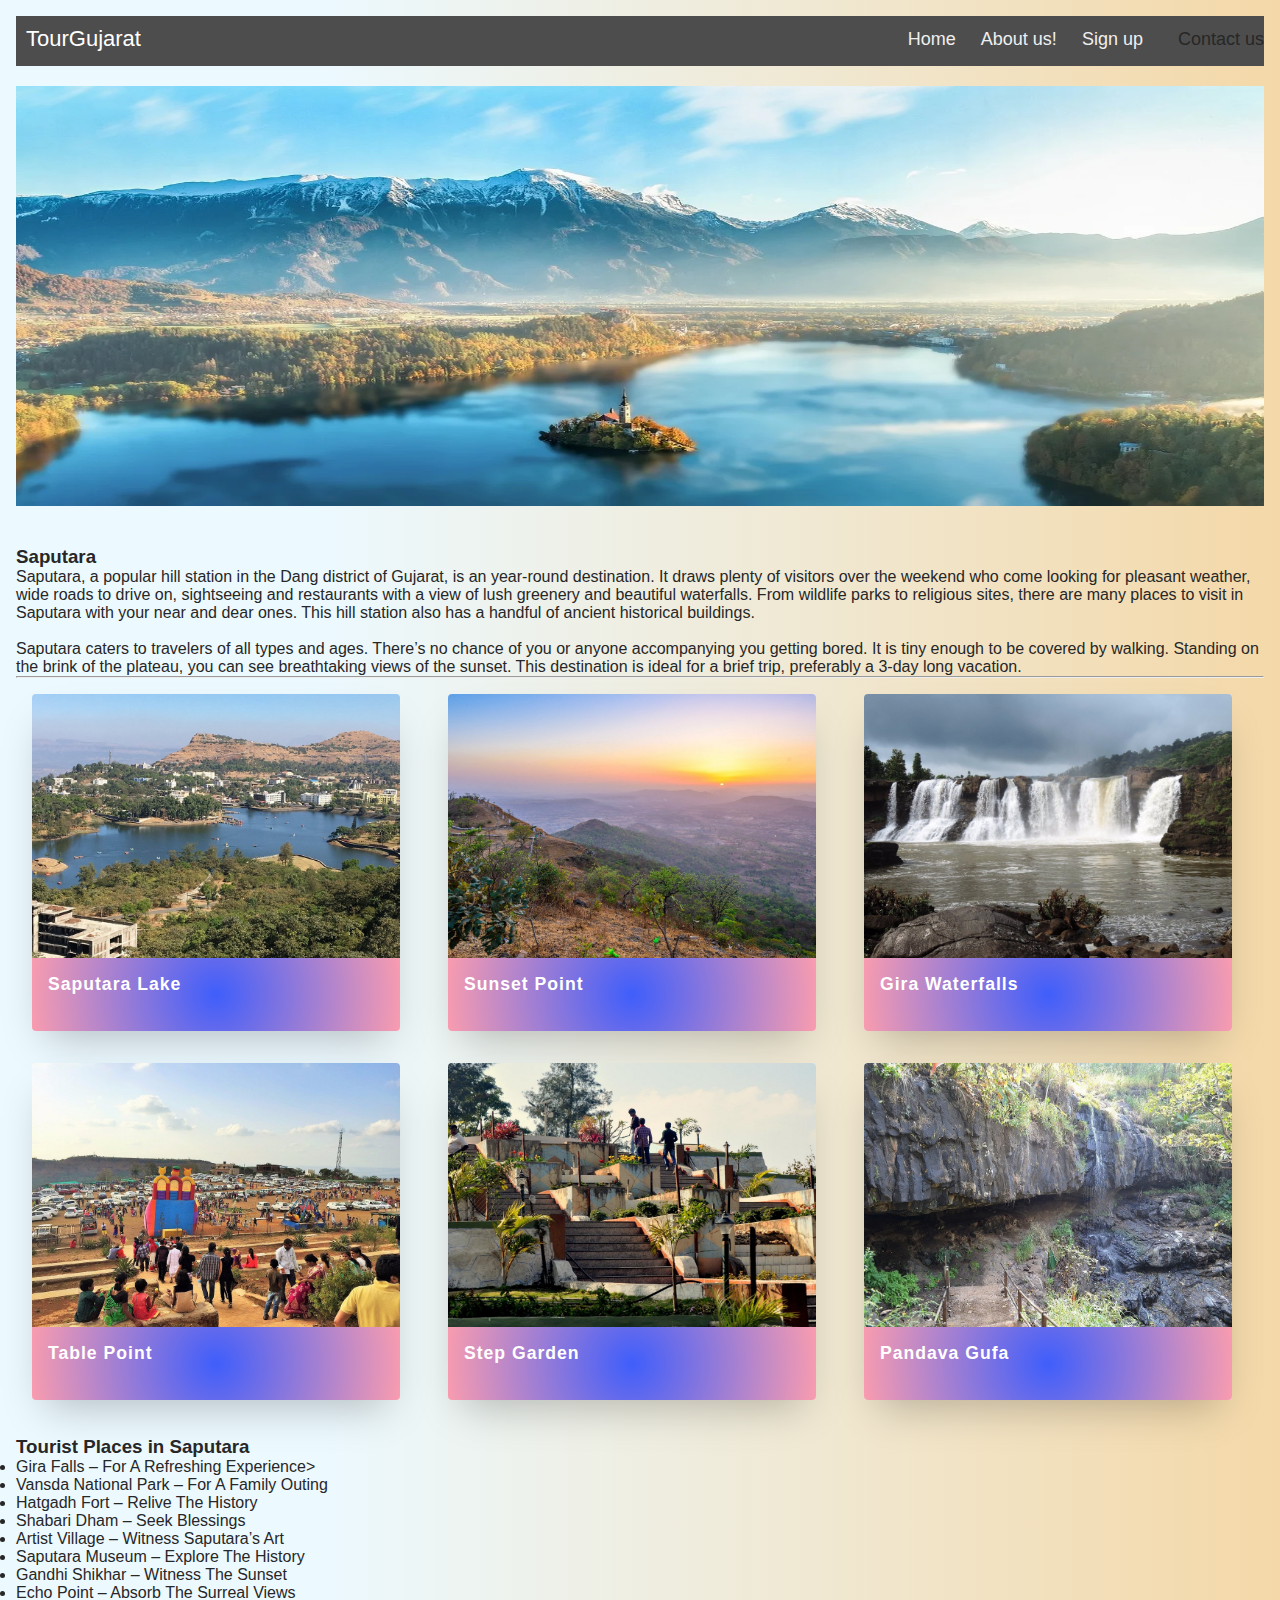
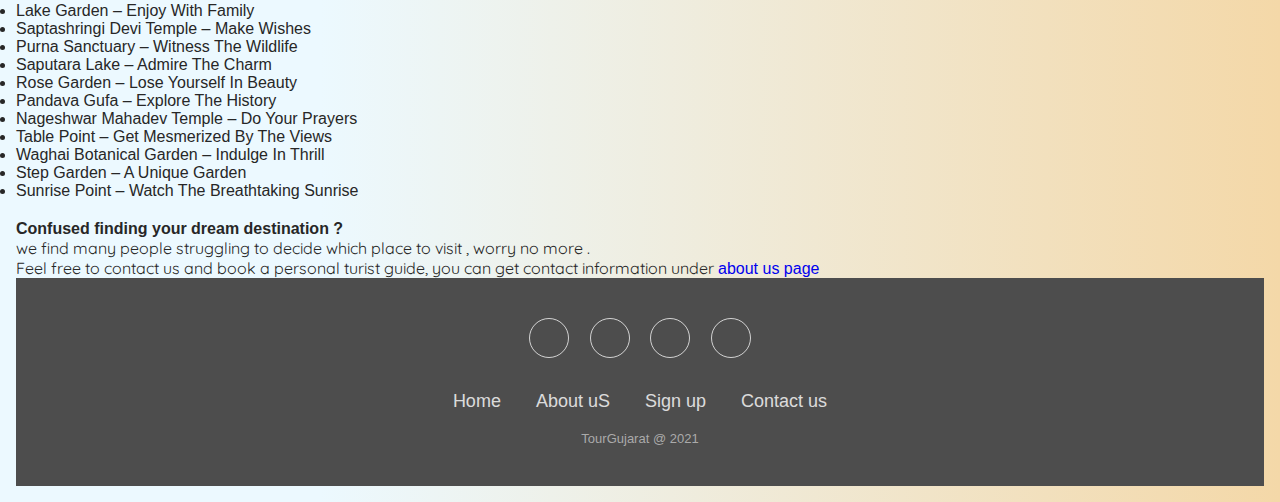
<file: saputara.html>
<!DOCTYPE html>
<html lang="en">
  <head>
    <meta charset="UTF-8" />
    <meta http-equiv="X-UA-Compatible" content="IE=edge" />
    <meta name="viewport" content="width=device-width, initial-scale=1.0" />
    <title>saputara</title>
    <link rel="stylesheet" href="saputara.css" />
    <link
      rel="stylesheet"
      href="https://cdnjs.cloudflare.com/ajax/libs/font-awesome/5.15.3/css/all.min.css"
      integrity="sha512-iBBXm8fW90+nuLcSKlbmrPcLa0OT92xO1BIsZ+ywDWZCvqsWgccV3gFoRBv0z+8dLJgyAHIhR35VZc2oM/gI1w=="
      crossorigin="anonymous"
      referrerpolicy="no-referrer"
    />
    <!-- CSS only -->
    <link
      href="https://cdn.jsdelivr.net/npm/bootstrap@5.2.1/dist/css/bootstrap.min.css"
      rel="stylesheet"
      integrity="sha384-iYQeCzEYFbKjA/T2uDLTpkwGzCiq6soy8tYaI1GyVh/UjpbCx/TYkiZhlZB6+fzT"
      crossorigin="anonymous"
    /><link rel="shortcut icon" href="images\android-chrome-512x512.png" type="image/x-icon">
  </head>
  <body>
    <div class="nav">
      <input type="checkbox" id="nav-check" />
      <div class="nav-header">
        <div class="nav-title">TourGujarat</div>
      </div>
      <div class="nav-btn">
        <label for="nav-check">
          <span></span>
          <span></span>
          <span></span>
        </label>
      </div>

      <div class="nav-links">
        <a href="index.html" target="_blank">Home</a>
        <a href="aboutUS.html" target="_blank">About us!</a>
        <a href="loginPage.html" target="_blank">Sign up</a>
        <a href="imageGallery.html" target="_blank"></a>Contact us
      </div>
    </div>
    <!-- content 1200 487 -->
    <br />
    <div class="imgah">
      <img src="images\spb2.jpeg" alt="" srcset="" />
    </div>
    <br /><br />
    <div class="mainCont">
   <h3>Saputara</h3>
   Saputara, a popular hill station in the Dang district of Gujarat, is an year-round destination. It draws plenty of visitors over the weekend who come looking for pleasant weather, wide roads to drive on, sightseeing and restaurants with a view of lush greenery and beautiful waterfalls. From wildlife parks to religious sites, there are many places to visit in Saputara with your near and dear ones. This hill station also has a handful of ancient historical buildings. <br><br>

Saputara caters to travelers of all types and ages. There’s no chance of you or anyone accompanying you getting bored. It is tiny enough to be covered by walking. Standing on the brink of the plateau, you can see breathtaking views of the sunset. This destination is ideal for a brief trip, preferably a 3-day long vacation. <br>
    </div>
    <hr />
    <ul class="cards">
      <li class="cards_item">
        <div class="card">
          <div class="card_image"><img src="images\sp1.jpg" /></div>
          <div class="card_content">
            <h2 class="card_title">Saputara lake</h2>
            <p class="card_text"></p>
          </div>
        </div>
      </li>
      <li class="cards_item">
        <div class="card">
          <div class="card_image"><img src="images\sp2.jpg" /></div>
          <div class="card_content">
            <h2 class="card_title">Sunset point</h2>
            <p class="card_text"></p>
          </div>
        </div>
      </li>
      <li class="cards_item">
        <div class="card">
          <div class="card_image">
            <img src="images\sp3.jpg" />
          </div>
          <div class="card_content">
            <h2 class="card_title">Gira waterfalls</h2>
            <p class="card_text"></p>
          </div>
        </div>
      </li>
      <li class="cards_item">
        <div class="card">
          <div class="card_image"><img src="images\sp4.jpg" /></div>
          <div class="card_content">
            <h2 class="card_title">table point</h2>
            <p class="card_text"></p>
          </div>
        </div>
      </li>
      <li class="cards_item">
        <div class="card">
          <div class="card_image"><img src="images\sp5.jpg" /></div>
          <div class="card_content">
            <h2 class="card_title">Step garden</h2>
            <p class="card_text"></p>
          </div>
        </div>
      </li>
      <li class="cards_item">
        <div class="card">
          <div class="card_image"><img src="images\sp6.jpg" /></div>
          <div class="card_content">
            <h2 class="card_title">Pandava gufa</h2>
            <p class="card_text"></p>
          </div>
        </div>
      </li>
    </ul>

    <!-- ending -->
    <br />
    <h3>Tourist Places in Saputara</h3>
   <ul> <li>Gira Falls – For A Refreshing Experience</li</li>>
<li>Vansda National Park – For A Family Outing</li>
<li>Hatgadh Fort – Relive The History</li>
<li>Shabari Dham – Seek Blessings</li>
<li>Artist Village – Witness Saputara’s Art</li>
<li>Saputara Museum – Explore The History</li>
<li>Gandhi Shikhar – Witness The Sunset</li> 
<li>Echo Point – Absorb The Surreal Views</li> 
<li>Lake Garden – Enjoy With Family</li> 
<li>Saptashringi Devi Temple – Make Wishes</li>
<li>Purna Sanctuary – Witness The Wildlife</li>
<li>Saputara Lake – Admire The Charm</li>
<li>Rose Garden – Lose Yourself In Beauty</li>
<li>Pandava Gufa – Explore The History</li>
<li>Nageshwar Mahadev Temple – Do Your Prayers</li>
<li>Table Point – Get Mesmerized By The Views</li>
<li>Waghai Botanical Garden – Indulge In Thrill</li>
<li>Step Garden – A Unique Garden</li>
<li>Sunrise Point – Watch The Breathtaking Sunrise</li>
   </ul>
    <br />
    <h4>Confused finding your dream destination ?</h4>
    we find many people struggling to decide which place to visit , worry no
    more . <br />
    Feel free to contact us and book a personal turist guide, you can get
    contact information under <a href="aboutUS.html">about us page</a>

    <!-- footer -->
    <section class="footer">
      <div class="social">
        <a href="https://instagram.com/_krishna.j29_?igshid=YmMyMTA2M2Y="
          ><i class="fab fa-instagram"></i
        ></a>
        <a
          href="https://www.snapchat.com/add/krishna_v2966?share_id=pwgK7iwk4SU&locale=en-IN"
          ><i class="fab fa-snapchat"></i
        ></a>
        <a href="#"><i class="fab fa-twitter"></i></a>
        <a href="#"><i class="fab fa-facebook-f"></i></a>
      </div>

      <ul class="list">
        <li>
          <a href="index.html">Home</a>
        </li>
        <li>
          <a href="aboutUS.html">About uS</a>
        </li>
        <li>
          <a href="loginPage.html">Sign up</a>
        </li>
        <li>
          <a href="imageGallery.html">Contact us</a>
        </li>
       
        <!-- <li>
          <a href="terms.html">Terms</a>
        </li> -->
        <!-- <li>
           <li>
            <a href="#">Privacy Policy</a>
          </li> -->
      </ul>
      <p class="copyright">TourGujarat @ 2021</p>
    </section>
  </body>
</html>
</file>
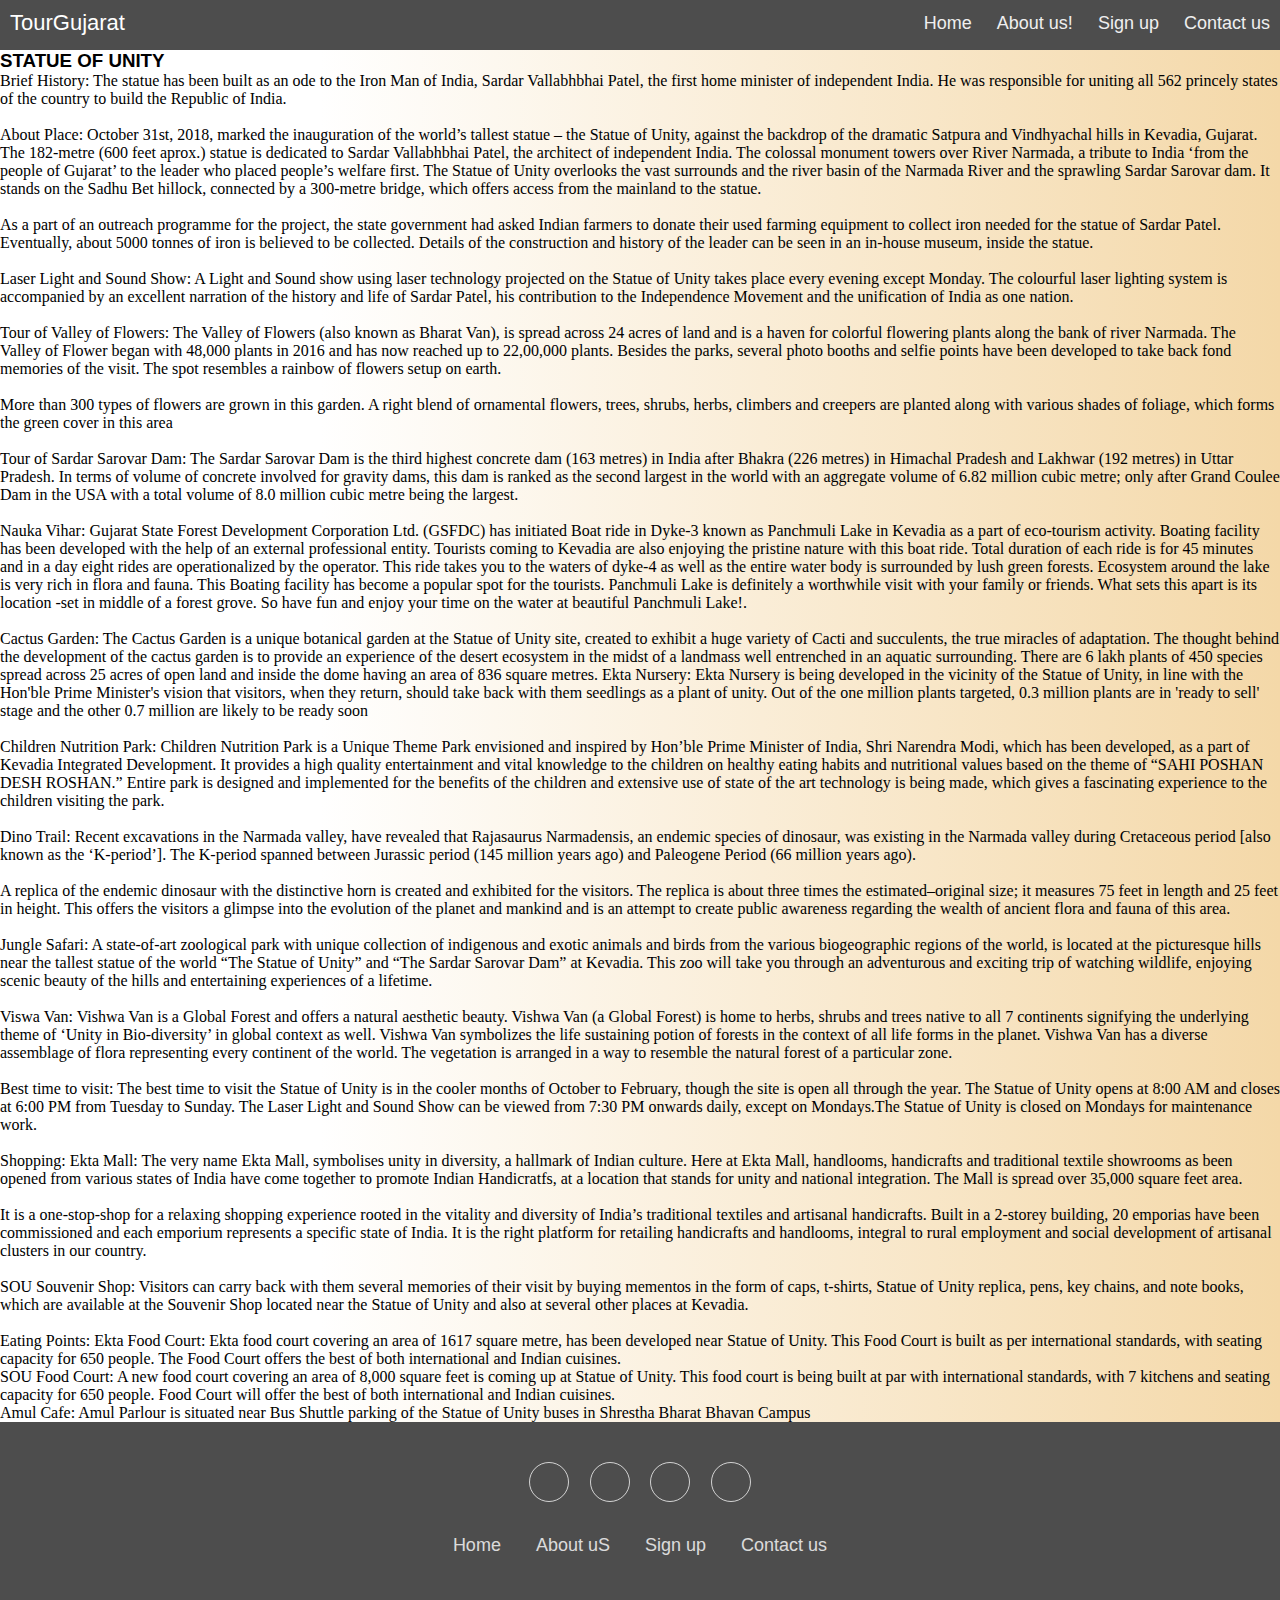
<file: statueOfUnity.html>
<!DOCTYPE html>
<html lang="en">
<head>
    <meta charset="UTF-8">
    <meta http-equiv="X-UA-Compatible" content="IE=edge">
    <meta name="viewport" content="width=device-width, initial-scale=1.0">
    <title>statue of unity</title>
    <link rel="stylesheet" href="soi.css">
    <link href="https://cdnjs.cloudflare.com/ajax/libs/font-awesome/5.15.3/css/all.min.css"
    integrity="sha512-iBBXm8fW90+nuLcSKlbmrPcLa0OT92xO1BIsZ+ywDWZCvqsWgccV3gFoRBv0z+8dLJgyAHIhR35VZc2oM/gI1w=="
    crossorigin="anonymous"
    referrerpolicy="no-referrer">
    <link rel="shortcut icon" href="images\android-chrome-512x512.png" type="image/x-icon">
</head>
<body>
    <div class="nav">
        <input type="checkbox" id="nav-check">
        <div class="nav-header">
          <div class="nav-title">
           TourGujarat
          </div>
        </div>
        <div class="nav-btn">
          <label for="nav-check">
            <span></span>
            <span></span>
            <span></span>
          </label>
        </div>
        
        <div class="nav-links">
        
          <a href="index.html" target="_blank">Home</a>
          <a href="aboutUS.html" target="_blank">About us!</a>
          <a href="loginPage.html" target="_blank">Sign up</a>
          <a href="imageGallery.html" target="_blank">Contact us</a>
        </div>
        
      </div>
      <H3>STATUE OF UNITY</H3>
      
Brief History: The statue has been built as an ode to the Iron Man of India, Sardar Vallabhbhai Patel, the first home minister of independent India. He was responsible for uniting all 562 princely states of the country to build the Republic of India. <br><br>

About Place: October 31st, 2018, marked the inauguration of the world’s tallest statue – the Statue of Unity, against the backdrop of the dramatic Satpura and Vindhyachal hills in Kevadia, Gujarat. The 182-metre (600 feet aprox.) statue is dedicated to Sardar Vallabhbhai Patel, the architect of independent India. The colossal monument towers over River Narmada, a tribute to India ‘from the people of Gujarat’ to the leader who placed people’s welfare first. The Statue of Unity overlooks the vast surrounds and the river basin of the Narmada River and the sprawling Sardar Sarovar dam. It stands on the Sadhu Bet hillock, connected by a 300-metre bridge, which offers access from the mainland to the statue.<br><br>

As a part of an outreach programme for the project, the state government had asked Indian farmers to donate their used farming equipment to collect iron needed for the statue of Sardar Patel. Eventually, about 5000 tonnes of iron is believed to be collected. Details of the construction and history of the leader can be seen in an in-house museum, inside the statue.<br><br>

Laser Light and Sound Show: A Light and Sound show using laser technology projected on the Statue of Unity takes place every evening except Monday. The colourful laser lighting system is accompanied by an excellent narration of the history and life of Sardar Patel, his contribution to the Independence Movement and the unification of India as one nation.<br><br>

Tour of Valley of Flowers: The Valley of Flowers (also known as Bharat Van), is spread across 24 acres of land and is a haven for colorful flowering plants along the bank of river Narmada. The Valley of Flower began with 48,000 plants in 2016 and has now reached up to 22,00,000 plants. Besides the parks, several photo booths and selfie points have been developed to take back fond memories of the visit. The spot resembles a rainbow of flowers setup on earth.<br><br>

More than 300 types of flowers are grown in this garden. A right blend of ornamental flowers, trees, shrubs, herbs, climbers and creepers are planted along with various shades of foliage, which forms the green cover in this area<br><br>

Tour of Sardar Sarovar Dam: The Sardar Sarovar Dam is the third highest concrete dam (163 metres) in India after Bhakra (226 metres) in Himachal Pradesh and Lakhwar (192 metres) in Uttar Pradesh. In terms of volume of concrete involved for gravity dams, this dam is ranked as the second largest in the world with an aggregate volume of 6.82 million cubic metre; only after Grand Coulee Dam in the USA with a total volume of 8.0 million cubic metre being the largest.<br><br>

Nauka Vihar: Gujarat State Forest Development Corporation Ltd. (GSFDC) has initiated Boat ride in Dyke-3 known as Panchmuli Lake in Kevadia as a part of eco-tourism activity. Boating facility has been developed with the help of an external professional entity. Tourists coming to Kevadia are also enjoying the pristine nature with this boat ride. Total duration of each ride is for 45 minutes and in a day eight rides are operationalized by the operator. This ride takes you to the waters of dyke-4 as well as the entire water body is surrounded by lush green forests. Ecosystem around the lake is very rich in flora and fauna. This Boating facility has become a popular spot for the tourists. Panchmuli Lake is definitely a worthwhile visit with your family or friends. What sets this apart is its location -set in middle of a forest grove. So have fun and enjoy your time on the water at beautiful Panchmuli Lake!.<br><br>

Cactus Garden: The Cactus Garden is a unique botanical garden at the Statue of Unity site, created to exhibit a huge variety of Cacti and succulents, the true miracles of adaptation. The thought behind the development of the cactus garden is to provide an experience of the desert ecosystem in the midst of a landmass well entrenched in an aquatic surrounding. There are 6 lakh plants of 450 species spread across 25 acres of open land and inside the dome having an area of 836 square metres.
Ekta Nursery: Ekta Nursery is being developed in the vicinity of the Statue of Unity, in line with the Hon'ble Prime Minister's vision that visitors, when they return, should take back with them seedlings as a plant of unity. Out of the one million plants targeted, 0.3 million plants are in 'ready to sell' stage and the other 0.7 million are likely to be ready soon<br><br>

Children Nutrition Park: Children Nutrition Park is a Unique Theme Park envisioned and inspired by Hon’ble Prime Minister of India, Shri Narendra Modi, which has been developed, as a part of Kevadia Integrated Development. It provides a high quality entertainment and vital knowledge to the children on healthy eating habits and nutritional values based on the theme of “SAHI POSHAN DESH ROSHAN.” Entire park is designed and implemented for the benefits of the children and extensive use of state of the art technology is being made, which gives a fascinating experience to the children visiting the park.<br><br>

Dino Trail: Recent excavations in the Narmada valley, have revealed that Rajasaurus Narmadensis, an endemic species of dinosaur, was existing in the Narmada valley during Cretaceous period [also known as the ‘K-period’]. The K-period spanned between Jurassic period (145 million years ago) and Paleogene Period (66 million years ago).<br><br>

A replica of the endemic dinosaur with the distinctive horn is created and exhibited for the visitors. The replica is about three times the estimated–original size; it measures 75 feet in length and 25 feet in height. This offers the visitors a glimpse into the evolution of the planet and mankind and is an attempt to create public awareness regarding the wealth of ancient flora and fauna of this area.<br><br>

Jungle Safari: A state-of-art zoological park with unique collection of indigenous and exotic animals and birds from the various biogeographic regions of the world, is located at the picturesque hills near the tallest statue of the world “The Statue of Unity” and “The Sardar Sarovar Dam” at Kevadia. This zoo will take you through an adventurous and exciting trip of watching wildlife, enjoying scenic beauty of the hills and entertaining experiences of a lifetime.<br><br>

Viswa Van:  Vishwa Van is a Global Forest and offers a natural aesthetic beauty. Vishwa Van (a Global Forest) is home to herbs, shrubs and trees native to all 7 continents signifying the underlying theme of ‘Unity in Bio-diversity’ in global context as well. Vishwa Van symbolizes the life sustaining potion of forests in the context of all life forms in the planet. Vishwa Van has a diverse assemblage of flora representing every continent of the world. The vegetation is arranged in a way to resemble the natural forest of a particular zone.<br><br>

Best time to visit: The best time to visit the Statue of Unity is in the cooler months of October to February, though the site is open all through the year. The Statue of Unity opens at 8:00 AM and closes at 6:00 PM from Tuesday to Sunday. The Laser Light and Sound Show can be viewed from 7:30 PM onwards daily, except on Mondays.The Statue of Unity is closed on Mondays for maintenance work.<br><br>

Shopping:  
Ekta Mall: The very name Ekta Mall, symbolises unity in diversity, a hallmark of Indian culture. Here at Ekta Mall, handlooms, handicrafts and traditional textile showrooms as been opened from various states of India have come together to promote Indian Handicratfs, at a location that stands for unity and national integration. The Mall is spread over 35,000 square feet area.<br><br>

It is a one-stop-shop for a relaxing shopping experience rooted in the vitality and diversity of India’s traditional textiles and artisanal handicrafts. Built in a 2-storey building, 20 emporias have been commissioned and each emporium represents a specific state of India. It is the right platform for retailing handicrafts and handlooms, integral to rural employment and social development of artisanal clusters in our country.  <br><br>

SOU Souvenir Shop: Visitors can carry back with them several memories of their visit by buying mementos in the form of caps, t-shirts, Statue of Unity replica, pens, key chains, and note books, which are available at the Souvenir Shop located near the Statue of Unity and also at several other places at Kevadia.<br><br>

Eating Points:  

Ekta Food Court: Ekta food court covering an area of 1617 square metre, has been developed near Statue of Unity. This Food Court is built as per international standards, with seating capacity for 650 people. The Food Court offers the best of both international and Indian cuisines.  <br>

SOU Food Court: A new food court covering an area of 8,000 square feet is coming up at Statue of Unity. This food court is being built at par with international standards, with 7 kitchens and seating capacity for 650 people. Food Court will offer the best of both international and Indian cuisines.  <br>

Amul Cafe: Amul Parlour is situated near Bus Shuttle parking of the Statue of Unity buses in Shrestha Bharat Bhavan Campus
      <section class="footer">
        <div class="social">
          <a href="https://instagram.com/_krishna.j29_?igshid=YmMyMTA2M2Y="><i class="fab fa-instagram"></i></a>
          <a href="https://www.snapchat.com/add/krishna_v2966?share_id=pwgK7iwk4SU&locale=en-IN"><i class="fab fa-snapchat"></i></a>
          <a href="#"><i class="fab fa-twitter"></i></a>
          <a href="#"><i class="fab fa-facebook-f"></i></a>
        </div>
  
        <ul class="list">
          <li>
            <a href="index.html">Home</a>
          </li>
          <li>
            <a href="aboutUS.html">About uS</a>
          </li>
          <li>
            <a href="loginPage.html">Sign up</a>
          </li>
          <li>
            <a href="imageGallery.html">Contact us</a>
          </li>
         
          <!-- <li>f="#">Privacy Policy</a>
          </li> -->
       
      </section>
    
</body>
</html>
</file>
<file: aboutUs.css>
@import url('https://fonts.googleapis.com/css?family=Quicksand:400,700');
/* Font */
* {
  box-sizing: border-box;
  margin: 0;
  padding: 0;
  font-family:'Gill Sans', 'Gill Sans MT', Calibri, 'Trebuchet MS', sans-serif;
  
}
html {
  background-color: #ecf9ff;
}
a{
  text-decoration: none;
}

body {
  margin: 0px;
  font-family: 'segoe ui';
}

.nav {
  height: 50px;
  width: 100%;
  background-color: #4d4d4d;
  position: relative;
}

.nav > .nav-header {
  display: inline;
}

.nav > .nav-header > .nav-title {
  display: inline-block;
  font-size: 22px;
  color: #fff;
  padding: 10px 10px 10px 10px;
}

.nav > .nav-btn {
  display: none;
}

.nav > .nav-links {
  display: inline;
  float: right;
  font-size: 18px;
}

.nav > .nav-links > a {
  display: inline-block;
  padding: 13px 10px 13px 10px;
  text-decoration: none;
  color: #efefef;
}

.nav > .nav-links > a:hover {
  background-color: rgba(0, 0, 0, 0.3);
}

.nav > #nav-check {
  display: none;
}

@media (max-width:600px) {
  .nav > .nav-btn {
    display: inline-block;
    position: absolute;
    right: 0px;
    top: 0px;
  }
  .nav > .nav-btn > label {
    display: inline-block;
    width: 50px;
    height: 50px;
    padding: 13px;
  }
  .nav > .nav-btn > label:hover,.nav  #nav-check:checked ~ .nav-btn > label {
    background-color: rgba(0, 0, 0, 0.3);
  }
  .nav > .nav-btn > label > span {
    display: block;
    width: 25px;
    height: 10px;
    border-top: 2px solid #eee;
  }
  .nav > .nav-links {
    position: absolute;
    display: block;
    width: 100%;
    background-color: #333;
    height: 0px;
    transition: all 0.3s ease-in;
    overflow-y: hidden;
    top: 50px;
    left: 0px;
  }
  .nav > .nav-links > a {
    display: block;
    width: 100%;
  }
  .nav > #nav-check:not(:checked) ~ .nav-links {
    height: 0px;
  }
  .nav > #nav-check:checked ~ .nav-links {
    height: calc(100vh - 50px);
    overflow-y: auto;
  }
}
/* middle part */

.section{
	width: 100%;
	min-height: 100vh;
	/* background-color: #ddd; */
}
.container{
	width: 80%;
	display: block;
	margin:auto;
	padding-top: 100px;
}
.content-section{
	float: left;
	width: 55%;
}
.image-section{
	float: right;
	width: 40%;
}
.image-section img{
	width: 100%;
	height: auto;
}
.content-section .title{
	text-transform: uppercase;
	font-size: 28px;
}
.content-section .content h3{
	margin-top: 20px;
	color:#5d5d5d;
	font-size: 21px;
}
.content-section .content p{
	margin-top: 10px;
	font-family: sans-serif;
	font-size: 18px;
	line-height: 1.5;
}
.content-section .content .button{
	margin-top: 30px;
}
.content-section .content .button a{
	background-color: #3d3d3d;
	padding:12px 40px;
	text-decoration: none;
	color:#fff;
	font-size: 25px;
	letter-spacing: 1.5px;
}
.content-section .content .button a:hover{
	background-color: #a52a2a;
	color:#fff;
}
.content-section .social{
	margin: 40px 40px;
}
.content-section .social i{
	color:#a52a2a;
	font-size: 30px;
	padding:0px 10px;
}
.content-section .social i:hover{
	color:#3d3d3d;
}
@media screen and (max-width: 768px){
	.container{
	width: 80%;
	display: block;
	margin:auto;
	padding-top:50px;
}
.content-section{
	float:none;
	width:100%;
	display: block;
	margin:auto;
}
.image-section{
	float:none;
	width:100%;

}
.image-section img{
	width: 100%;
	height: auto;
	display: block;
	margin:auto;
}
.content-section .title{
	text-align: center;
	font-size: 19px;
}
.content-section .content .button{
	text-align: center;
}
.content-section .content .button a{
	padding:9px 30px;
}
.content-section .social{
	text-align: center;
}

}

/* footer */
.footer {
    padding: 40px 0;
    background-color: #4d4d4d;
  }
  
  .footer .social {
    text-align: center;
    padding-bottom: 25px;
    color: #f9fcff;
  }
  
  .footer .social a {
    font-size: 24px;
    color: inherit;
    border: 1px solid rgb(255, 255, 255);
    width: 40px;
    height: 40px;
    line-height: 38px;
    display: inline-block;
    text-align: center;
    border-radius: 50%;
    margin: 0 8px;
    opacity: 0.75;
  }
  
  .footer .social a:hover {
    opacity: 0.9;
  }
  
  .footer ul {
    margin-top: 0;
    padding: 0;
    list-style: none;
    text-align: center;
    font-size: 18px;
    line-height: 1.6;
    margin-bottom: 0;
    color: white;
  }
  
  .footer ul a {
    color: inherit;
    text-decoration: none;
    opacity: 0.8;
  }
  
  .footer ul li {
    display: inline-block;
    padding: 0 15px;
  }
  
  .footer ul a:hover {
    opacity: 1;
  }
  
  .footer .copyright {
    margin-top: 15px;
    text-align: center;
    font-size: 13px;
    color: #aaa;
  }
</file>
<file: Ahmedabad.css>
@import url('https://fonts.googleapis.com/css?family=Quicksand:400,700');
/* Font */
* {
  box-sizing: border-box;
  margin: 0;
  padding: 0;
  font-family:'Gill Sans', 'Gill Sans MT', Calibri, 'Trebuchet MS', sans-serif;
  
}
a{
  text-decoration: none;
}

body {
  margin: 0px;
  font-family: 'segoe ui';
}

.nav {
  height: 50px;
  width: 100%;
  background-color: #4d4d4d;
  position: relative;
}

.nav > .nav-header {
  display: inline;
}

.nav > .nav-header > .nav-title {
  display: inline-block;
  font-size: 22px;
  color: #fff;
  padding: 10px 10px 10px 10px;
}

.nav > .nav-btn {
  display: none;
}

.nav > .nav-links {
  display: inline;
  float: right;
  font-size: 18px;
}

.nav > .nav-links > a {
  display: inline-block;
  padding: 13px 10px 13px 10px;
  text-decoration: none;
  color: #efefef;
}

.nav > .nav-links > a:hover {
  background-color: rgba(0, 0, 0, 0.3);
}

.nav > #nav-check {
  display: none;
}

@media (max-width:600px) {
  .nav > .nav-btn {
    display: inline-block;
    position: absolute;
    right: 0px;
    top: 0px;
  }
  .nav > .nav-btn > label {
    display: inline-block;
    width: 50px;
    height: 50px;
    padding: 13px;
  }
  .nav > .nav-btn > label:hover,.nav  #nav-check:checked ~ .nav-btn > label {
    background-color: rgba(0, 0, 0, 0.3);
  }
  .nav > .nav-btn > label > span {
    display: block;
    width: 25px;
    height: 10px;
    border-top: 2px solid #eee;
  }
  .nav > .nav-links {
    position: absolute;
    display: block;
    width: 100%;
    background-color: #333;
    height: 0px;
    transition: all 0.3s ease-in;
    overflow-y: hidden;
    top: 50px;
    left: 0px;
  }
  .nav > .nav-links > a {
    display: block;
    width: 100%;
  }
  .nav > #nav-check:not(:checked) ~ .nav-links {
    height: 0px;
  }
  .nav > #nav-check:checked ~ .nav-links {
    height: calc(100vh - 50px);
    overflow-y: auto;
  }
}
/* banner */
.imgah img{
  width: 1250px;
  height: 420px;
}

/* Cards */*::before,
*::after {
  box-sizing: border-box;
}

html {
  background-color: #ecf9ff;
}

body {
  color: #272727;
  font-family: 'Quicksand', serif;
  font-style: normal;
  font-weight: 400;
  letter-spacing: 0;
  padding: 1rem;
  background: linear-gradient(90deg, rgba(63,251,125,0) 25%, rgba(244,216,168,1) 100%);
}

.main{
  max-width: 1200px;
  margin: 0 auto;
}

h1 {
    font-size: 24px;
    font-weight: 400;
    text-align: center;
}

img {
  height: auto;
  max-width: 100%;
  vertical-align: middle;
}

.btn {
  color: #ffffff;
  padding: 0.8rem;
  font-size: 14px;
  text-transform: uppercase;
  border-radius: 4px;
  font-weight: 400;
  display: block;
  width: 100%;
  cursor: pointer;
  border: 1px solid rgba(255, 255, 255, 0.2);
  background: transparent;
}

.btn:hover {
  background-color: rgba(255, 255, 255, 0.12);
}

.cards {
  display: flex;
  flex-wrap: wrap;
  list-style: none;
  margin: 0;
  padding: 0;
}

.cards_item {
  display: flex;
  padding: 1rem;
}
.card_image img{
  width: 367.983px;
  height: 264px;
}

@media (min-width: 40rem) {
  .cards_item {
    width: 50%;
  }
  
}

@media (min-width: 56rem) {
  .cards_item {
    width: 33.3333%;
  }
}

.card {
  background-color: white;
  border-radius: 0.25rem;
  box-shadow: 0 20px 40px -14px rgba(0, 0, 0, 0.25);
  display: flex;
  flex-direction: column;
  overflow: hidden;
}

.card_content {
  padding: 1rem;
  /* background: linear-gradient(to bottom left, #dbb3b9 40%, #e49869 100%); */
  
/* background: linear-gradient(90deg, rgba(2,0,36,1) 0%, rgba(97,9,121,0.6255544454109769) 35%, rgba(0,212,255,1) 100%); */

background: radial-gradient(circle, rgba(63,94,251,1) 0%, rgba(249,156,175,1) 100%);
}

.card_title {
  color: #ffffff;
  font-size: 1.1rem;
  font-weight: 700;
  letter-spacing: 1px;
  text-transform: capitalize;
  margin: 0px;
}

.card_text {
  color: #ffffff;
  font-size: 0.875rem;
  line-height: 1.5;
  margin-bottom: 1.25rem;    
  font-weight: 400;
}

/* footer */
.footer {
    padding: 40px 0;
    background-color: #4d4d4d;
  }
  
  .footer .social {
    text-align: center;
    padding-bottom: 25px;
    color: #f9fcff;
  }
  
  .footer .social a {
    font-size: 24px;
    color: inherit;
    border: 1px solid rgb(255, 255, 255);
    width: 40px;
    height: 40px;
    line-height: 38px;
    display: inline-block;
    text-align: center;
    border-radius: 50%;
    margin: 0 8px;
    opacity: 0.75;
  }
  
  .footer .social a:hover {
    opacity: 0.9;
  }
  
  .footer ul {
    margin-top: 0;
    padding: 0;
    list-style: none;
    text-align: center;
    font-size: 18px;
    line-height: 1.6;
    margin-bottom: 0;
    color: white;
  }
  
  .footer ul a {
    color: inherit;
    text-decoration: none;
    opacity: 0.8;
  }
  
  .footer ul li {
    display: inline-block;
    padding: 0 15px;
  }
  
  .footer ul a:hover {
    opacity: 1;
  }
  
  .footer .copyright {
    margin-top: 15px;
    text-align: center;
    font-size: 13px;
    color: #aaa;
  }
</file>
<file: dwarka.css>
@import url('https://fonts.googleapis.com/css?family=Quicksand:400,700');
/* Font */
* {
  box-sizing: border-box;
  margin: 0;
  padding: 0;
  font-family:'Gill Sans', 'Gill Sans MT', Calibri, 'Trebuchet MS', sans-serif;
  
}
a{
  text-decoration: none;bv,jvhbjnkml,/., v
}

body {
  margin: 0px;
  font-family: 'segoe ui';
  background: linear-gradient(90deg, rgba(63,251,125,0) 25%, rgba(244,216,168,1) 100%);
}

.nav {
  height: 50px;
  width: 100%;
  background-color: #4d4d4d;
  position: relative;
}jhoi/h/iog;u;

.nav > .nav-header {
  display: inline;
}

.nav > .nav-header > .nav-title {
  display: inline-block;
  font-size: 22px;
  color: #fff;
  padding: 10px 10px 10px 10px;
}

.nav > .nav-btn {
  display: none;
}

.nav > .nav-links {
  display: inline;
  float: right;
  font-size: 18px;
}

.nav > .nav-links > a {
  display: inline-block;
  padding: 13px 10px 13px 10px;
  text-decoration: none;
  color: #efefef;
}

.nav > .nav-links > a:hover {
  background-color: rgba(0, 0, 0, 0.3);
}

.nav > #nav-check {
  display: none;
}

@media (max-width:600px) {
  .nav > .nav-btn {
    display: inline-block;
    position: absolute;
    right: 0px;
    top: 0px;
  }
  .nav > .nav-btn > label {
    display: inline-block;
    width: 50px;
    height: 50px;
    padding: 13px;
  }
  .nav > .nav-btn > label:hover,.nav  #nav-check:checked ~ .nav-btn > label {
    background-color: rgba(0, 0, 0, 0.3);
  }
  .nav > .nav-btn > label > span {
    display: block;
    width: 25px;
    height: 10px;
    border-top: 2px solid #eee;
  }
  .nav > .nav-links {
    position: absolute;
    display: block;
    width: 100%;
    background-color: #333;
    height: 0px;
    transition: all 0.3s ease-in;
    overflow-y: hidden;
    top: 50px;
    left: 0px;
  }
  .nav > .nav-links > a {
    display: block;
    width: 100%;
  }
  .nav > #nav-check:not(:checked) ~ .nav-links {
    height: 0px;
  }
  .nav > #nav-check:checked ~ .nav-links {
    height: calc(100vh - 50px);
    overflow-y: auto;
  }

}
/* banner */
.imgah img{
  width: 1250px;
  height: 420px;
}

/* Cards */*::before,
*::after {
  box-sizing: border-box;
}

html {
  background-color: #ecf9ff;
}

body {
  color: #272727;
  font-family: 'Quicksand', serif;
  font-style: normal;
  font-weight: 400;
  letter-spacing: 0;
  padding: 1rem;
}

.main{
  max-width: 1200px;
  margin: 0 auto;
}

h1 {
    font-size: 24px;
    font-weight: 400;
    text-align: center;
}

img {
  height: auto;
  max-width: 100%;
  vertical-align: middle;
}

.btn {
  color: #ffffff;
  padding: 0.8rem;
  font-size: 14px;
  text-transform: uppercase;
  border-radius: 4px;
  font-weight: 400;
  display: block;
  width: 100%;
  cursor: pointer;
  border: 1px solid rgba(255, 255, 255, 0.2);
  background: transparent;
}

.btn:hover {
  background-color: rgba(255, 255, 255, 0.12);
}

.cards {
  display: flex;
  flex-wrap: wrap;
  list-style: none;
  margin: 0;
  padding: 0;
}

.cards_item {
  display: flex;
  padding: 1rem;
}
.card_image img{
  width: 367.983px;
  height: 264px;
}

@media (min-width: 40rem) {
  .cards_item {
    width: 50%;
  }
  
}

@media (min-width: 56rem) {
  .cards_item {
    width: 33.3333%;
  }
}
@media screen and (max-width: 870px) {
  
  
  .imgah img{
    width: 380px;
  }   
  
}

.card {
  background-color: white;
  border-radius: 0.25rem;
  box-shadow: 0 20px 40px -14px rgba(0, 0, 0, 0.25);
  display: flex;
  flex-direction: column;
  overflow: hidden;
}

.card_content {
  padding: 1rem;
  /* background: linear-gradient(to bottom left, #dbb3b9 40%, #e49869 100%); */
  
/* background: linear-gradient(90deg, rgba(2,0,36,1) 0%, rgba(97,9,121,0.6255544454109769) 35%, rgba(0,212,255,1) 100%); */

background: radial-gradient(circle, rgba(63,94,251,1) 0%, rgba(249,156,175,1) 100%);
}

.card_title {
  color: #ffffff;
  font-size: 1.1rem;
  font-weight: 700;
  letter-spacing: 1px;
  text-transform: capitalize;
  margin: 0px;
}

.card_text {
  color: #ffffff;
  font-size: 0.875rem;
  line-height: 1.5;
  margin-bottom: 1.25rem;    
  font-weight: 400;
}

/* footer */
.footer {
    padding: 40px 0;
    background-color: #4d4d4d;
  }
  
  .footer .social {
    text-align: center;
    padding-bottom: 25px;
    color: #f9fcff;
  }
  
  .footer .social a {
    font-size: 24px;
    color: inherit;
    border: 1px solid rgb(255, 255, 255);
    width: 40px;
    height: 40px;
    line-height: 38px;
    display: inline-block;
    text-align: center;
    border-radius: 50%;
    margin: 0 8px;
    opacity: 0.75;
  }
  
  .footer .social a:hover {
    opacity: 0.9;
  }
  
  .footer ul {
    margin-top: 0;
    padding: 0;
    list-style: none;
    text-align: center;
    font-size: 18px;
    line-height: 1.6;
    margin-bottom: 0;
    color: white;
  }
  
  .footer ul a {
    color: inherit;
    text-decoration: none;
    opacity: 0.8;
  }
  
  .footer ul li {
    display: inline-block;
    padding: 0 15px;
  }
  
  .footer ul a:hover {
    opacity: 1;
  }
  
  .footer .copyright {
    margin-top: 15px;
    text-align: center;
    font-size: 13px;
    color: #aaa;
  }
</file>
<file: imageGallery.css>
/* @import url('https://fonts.googleapis.com/css?family=Quicksand:400,700');
/* Font *
* {
  box-sizing: border-box;
  margin: 0;
  padding: 0;
  font-family:'Gill Sans', 'Gill Sans MT', Calibri, 'Trebuchet MS', sans-serif;
  
}
a{
  text-decoration: none;
}

body {
  margin: 0px;
  font-family: 'segoe ui';
}

.nav {
  height: 50px;
  width: 100%;
  background-color: #4d4d4d;
  position: relative;
}

.nav > .nav-header {
  display: inline;
}

.nav > .nav-header > .nav-title {
  display: inline-block;
  font-size: 22px;
  color: #fff;
  padding: 10px 10px 10px 10px;
}

.nav > .nav-btn {
  display: none;
}

.nav > .nav-links {
  display: inline;
  float: right;
  font-size: 18px;
}

.nav > .nav-links > a {
  display: inline-block;
  padding: 13px 10px 13px 10px;
  text-decoration: none;
  color: #efefef;
}

.nav > .nav-links > a:hover {
  background-color: rgba(0, 0, 0, 0.3);
}

.nav > #nav-check {
  display: none;
}

@media (max-width:600px) {
  .nav > .nav-btn {
    display: inline-block;
    position: absolute;
    right: 0px;
    top: 0px;
  }
  .nav > .nav-btn > label {
    display: inline-block;
    width: 50px;
    height: 50px;
    padding: 13px;
  }
  .nav > .nav-btn > label:hover,.nav  #nav-check:checked ~ .nav-btn > label {
    background-color: rgba(0, 0, 0, 0.3);
  }
  .nav > .nav-btn > label > span {
    display: block;
    width: 25px;
    height: 10px;
    border-top: 2px solid #eee;
  }
  .nav > .nav-links {
    position: absolute;
    display: block;
    width: 100%;
    background-color: #333;
    height: 0px;
    transition: all 0.3s ease-in;
    overflow-y: hidden;
    top: 50px;
    left: 0px;
  }
  .nav > .nav-links > a {
    display: block;
    width: 100%;
  }
  .nav > #nav-check:not(:checked) ~ .nav-links {
    height: 0px;
  }
  .nav > #nav-check:checked ~ .nav-links {
    height: calc(100vh - 50px);
    overflow-y: auto;
  }
} */
/* footer */
/* Google Font CDN Link */
@import url('https://fonts.googleapis.com/css2?family=Poppins:wght@200;300;400;500;600;700&display=swap');
*{
  margin: 0;
  padding: 0;
  box-sizing: border-box;
  font-family: "Poppins" , sans-serif;
}
body{
  min-height: 100vh;
  width: 100%;
  background: #c8e8e9;
  display: flex;
  align-items: center;
  justify-content: center;
  background: linear-gradient(90deg, rgba(63,251,125,0) 25%, rgba(244,216,168,1) 100%);
}
.container{
  width: 85%;
  background: #fff;
  border-radius: 6px;
  padding: 20px 60px 30px 40px;
  box-shadow: 0 5px 10px rgba(0, 0, 0, 0.2);
}
.container .content{
  display: flex;
  align-items: center;
  justify-content: space-between;
}
.container .content .left-side{
  width: 25%;
  height: 100%;
  display: flex;
  flex-direction: column;
  align-items: center;
  justify-content: center;
  margin-top: 15px;
  position: relative;
}
.content .left-side::before{
  content: '';
  position: absolute;
  height: 70%;
  width: 2px;
  right: -15px;
  top: 50%;
  transform: translateY(-50%);
  background: #afafb6;
}
.content .left-side .details{
  margin: 14px;
  text-align: center;
}
.content .left-side .details i{
  font-size: 30px;
  color: #3e2093;
  margin-bottom: 10px;
}
.content .left-side .details .topic{
  font-size: 18px;
  font-weight: 500;
}
.content .left-side .details .text-one,
.content .left-side .details .text-two{
  font-size: 14px;
  color: #afafb6;
}
.container .content .right-side{
  width: 75%;
  margin-left: 75px;
}
.content .right-side .topic-text{
  font-size: 23px;
  font-weight: 600;
  color: #3e2093;
}
.right-side .input-box{
  height: 50px;
  width: 100%;
  margin: 12px 0;
}
.right-side .input-box input,
.right-side .input-box textarea{
  height: 100%;
  width: 100%;
  border: none;
  outline: none;
  font-size: 16px;
  background: #F0F1F8;
  border-radius: 6px;
  padding: 0 15px;
  resize: none;
}
.right-side .message-box{
  min-height: 110px;
}
.right-side .input-box textarea{
  padding-top: 6px;
}
.right-side .button{
  display: inline-block;
  margin-top: 12px;
}
.right-side .button input[type="button"]{
  color: #fff;
  font-size: 18px;
  outline: none;
  border: none;
  padding: 8px 16px;
  border-radius: 6px;
  background: #3e2093;
  cursor: pointer;
  transition: all 0.3s ease;
}
.button input[type="button"]:hover{
  background: #5029bc;
}

@media (max-width: 950px) {
  .container{
    width: 90%;
    padding: 30px 40px 40px 35px ;
  }
  .container .content .right-side{
   width: 75%;
   margin-left: 55px;
}
}
@media (max-width: 820px) {
  .container{
    margin: 40px 0;
    height: 100%;
  }
  .container .content{
    flex-direction: column-reverse;
  }
 .container .content .left-side{
   width: 100%;
   flex-direction: row;
   margin-top: 40px;
   justify-content: center;
   flex-wrap: wrap;
 }
 .container .content .left-side::before{
   display: none;
 }
 .container .content .right-side{
   width: 100%;
   margin-left: 0;
 }
}


.footer {
    padding: 40px 0;
    background-color: #4d4d4d;
  }
  
  .footer .social {
    text-align: center;
    padding-bottom: 25px;
    color: #f9fcff;
  }
  
  .footer .social a {
    font-size: 24px;
    color: inherit;
    border: 1px solid rgb(255, 255, 255);
    width: 40px;
    height: 40px;
    line-height: 38px;
    display: inline-block;
    text-align: center;
    border-radius: 50%;
    margin: 0 8px;
    opacity: 0.75;
  }
  
  .footer .social a:hover {
    opacity: 0.9;
  }
  
  .footer ul {
    margin-top: 0;
    padding: 0;
    list-style: none;
    text-align: center;
    font-size: 18px;
    line-height: 1.6;
    margin-bottom: 0;
    color: white;
  }
  
  .footer ul a {
    color: inherit;
    text-decoration: none;
    opacity: 0.8;
  }
  
  .footer ul li {
    display: inline-block;
    padding: 0 15px;
  }
  
  .footer ul a:hover {
    opacity: 1;
  }
  
  .footer .copyright {
    margin-top: 15px;
    text-align: center;
    font-size: 13px;
    color: #aaa;
  }
</file>
<file: kutch.css>
@import url('https://fonts.googleapis.com/css?family=Quicksand:400,700');
/* Font */
* {
  box-sizing: border-box;
  margin: 0;
  padding: 0;
  font-family:'Gill Sans', 'Gill Sans MT', Calibri, 'Trebuchet MS', sans-serif;
  
}
a{
  text-decoration: none;
}

body {
  margin: 0px;
  font-family: 'segoe ui';
  background: linear-gradient(90deg, rgba(63,251,125,0) 25%, rgba(244,216,168,1) 100%);
}

.nav {
  height: 50px;
  width: 100%;
  background-color: #4d4d4d;
  position: relative;
}

.nav > .nav-header {
  display: inline;
}

.nav > .nav-header > .nav-title {
  display: inline-block;
  font-size: 22px;
  color: #fff;
  padding: 10px 10px 10px 10px;
}

.nav > .nav-btn {
  display: none;
}

.nav > .nav-links {
  display: inline;
  float: right;
  font-size: 18px;
}

.nav > .nav-links > a {
  display: inline-block;
  padding: 13px 10px 13px 10px;
  text-decoration: none;
  color: #efefef;
}

.nav > .nav-links > a:hover {
  background-color: rgba(0, 0, 0, 0.3);
}

.nav > #nav-check {
  display: none;
}

@media (max-width:600px) {
  .nav > .nav-btn {
    display: inline-block;
    position: absolute;
    right: 0px;
    top: 0px;
  }
  .nav > .nav-btn > label {
    display: inline-block;
    width: 50px;
    height: 50px;
    padding: 13px;
  }
  .nav > .nav-btn > label:hover,.nav  #nav-check:checked ~ .nav-btn > label {
    background-color: rgba(0, 0, 0, 0.3);
  }
  .nav > .nav-btn > label > span {
    display: block;
    width: 25px;
    height: 10px;
    border-top: 2px solid #eee;
  }
  .nav > .nav-links {
    position: absolute;
    display: block;
    width: 100%;
    background-color: #333;
    height: 0px;
    transition: all 0.3s ease-in;
    overflow-y: hidden;
    top: 50px;
    left: 0px;
  }
  .nav > .nav-links > a {
    display: block;
    width: 100%;
  }
  .nav > #nav-check:not(:checked) ~ .nav-links {
    height: 0px;
  }
  .nav > #nav-check:checked ~ .nav-links {
    height: calc(100vh - 50px);
    overflow-y: auto;
  }
}
/* banner */
.image-hero img{
  width: 1250px;
  height: 420px;
}

/* Cards */*::before,
*::after {
  box-sizing: border-box;
}

html {
  background-color: #ecf9ff;
}

body {
  color: #272727;
  font-family: 'Quicksand', serif;
  font-style: normal;
  font-weight: 400;
  letter-spacing: 0;
  padding: 1rem;
}

.main{
  max-width: 1200px;
  margin: 0 auto;
}

h1 {
    font-size: 24px;
    font-weight: 400;
    text-align: center;
}

img {
  height: auto;
  max-width: 100%;
  vertical-align: middle;
}

.btn {
  color: #ffffff;
  padding: 0.8rem;
  font-size: 14px;
  text-transform: uppercase;
  border-radius: 4px;
  font-weight: 400;
  display: block;
  width: 100%;
  cursor: pointer;
  border: 1px solid rgba(255, 255, 255, 0.2);
  background: transparent;
}

.btn:hover {
  background-color: rgba(255, 255, 255, 0.12);
}

.cards {
  display: flex;
  flex-wrap: wrap;
  list-style: none;
  margin: 0;
  padding: 0;
}

.cards_item {
  display: flex;
  padding: 1rem;
}
.card_image img{
  width: 367.983px;
  height: 264px;
}

@media (min-width: 40rem) {
  .cards_item {
    width: 50%;
  }
  
}

@media (min-width: 56rem) {
  .cards_item {
    width: 33.3333%;
  }
}
/* @media screen  and (max-width:870px){
  .imgah img{
    width: 123px;
  }   
  
}*/
.card {
  background-color: white;
  border-radius: 0.25rem;
  box-shadow: 0 20px 40px -14px rgba(0, 0, 0, 0.25);
  display: flex;
  flex-direction: column;
  overflow: hidden;
}

.card_content {
  padding: 1rem;
  /* background: linear-gradient(to bottom left, #dbb3b9 40%, #e49869 100%); */
  
/* background: linear-gradient(90deg, rgba(2,0,36,1) 0%, rgba(97,9,121,0.6255544454109769) 35%, rgba(0,212,255,1) 100%); */

background: radial-gradient(circle, rgba(63,94,251,1) 0%, rgba(249,156,175,1) 100%);
}

.card_title {
  color: #ffffff;
  font-size: 1.1rem;
  font-weight: 700;
  letter-spacing: 1px;
  text-transform: capitalize;
  margin: 0px;
}

.card_text {
  color: #ffffff;
  font-size: 0.875rem;
  line-height: 1.5;
  margin-bottom: 1.25rem;    
  font-weight: 400;
}

/* footer */
.footer {
    padding: 40px 0;
    background-color: #4d4d4d;
  }
  
  .footer .social {
    text-align: center;
    padding-bottom: 25px;
    color: #f9fcff;
  }
  
  .footer .social a {
    font-size: 24px;
    color: inherit;
    border: 1px solid rgb(255, 255, 255);
    width: 40px;
    height: 40px;
    line-height: 38px;
    display: inline-block;
    text-align: center;
    border-radius: 50%;
    margin: 0 8px;
    opacity: 0.75;
  }
  
  .footer .social a:hover {
    opacity: 0.9;
  }
  
  .footer ul {
    margin-top: 0;
    padding: 0;
    list-style: none;
    text-align: center;
    font-size: 18px;
    line-height: 1.6;
    margin-bottom: 0;
    color: white;
  }
  
  .footer ul a {
    color: inherit;
    text-decoration: none;
    opacity: 0.8;
  }
  
  .footer ul li {
    display: inline-block;
    padding: 0 15px;
  }
  
  .footer ul a:hover {
    opacity: 1;
  }
  
  .footer .copyright {
    margin-top: 15px;
    text-align: center;
    font-size: 13px;
    color: #aaa;
  }
</file>
<file: login.css>
@import url('https://fonts.googleapis.com/css?family=Quicksand:400,700');
/* Font */
* {
  box-sizing: border-box;
  margin: 0;
  padding: 0;
  font-family:'Gill Sans', 'Gill Sans MT', Calibri, 'Trebuchet MS', sans-serif;
  
}

a{
  text-decoration: none;
}

body {
  margin: 0px;
  font-family: 'segoe ui';
  background: linear-gradient(90deg, rgba(63,251,125,0) 25%, rgba(244,216,168,1) 100%);

}

.nav {
  height: 50px;
  width: 100%;
  background-color: #4d4d4d;
  position: relative;
}

.nav > .nav-header {
  display: inline;
}

.nav > .nav-header > .nav-title {
  display: inline-block;
  font-size: 22px;
  color: #fff;
  padding: 10px 10px 10px 10px;
}

.nav > .nav-btn {
  display: none;
}

.nav > .nav-links {
  display: inline;
  float: right;
  font-size: 18px;
}

.nav > .nav-links > a {
  display: inline-block;
  padding: 13px 10px 13px 10px;
  text-decoration: none;
  color: #efefef;
}

.nav > .nav-links > a:hover {
  background-color: rgba(0, 0, 0, 0.3);
}

.nav > #nav-check {
  display: none;
}

@media (max-width:600px) {
  .nav > .nav-btn {
    display: inline-block;
    position: absolute;
    right: 0px;
    top: 0px;
  }
  .nav > .nav-btn > label {
    display: inline-block;
    width: 50px;
    height: 50px;
    padding: 13px;
  }
  .nav > .nav-btn > label:hover,.nav  #nav-check:checked ~ .nav-btn > label {
    background-color: rgba(0, 0, 0, 0.3);
  }
  .nav > .nav-btn > label > span {
    display: block;
    width: 25px;
    height: 10px;
    border-top: 2px solid #eee;
  }
  .nav > .nav-links {
    position: absolute;
    display: block;
    width: 100%;
    background-color: #333;
    height: 0px;
    transition: all 0.3s ease-in;
    overflow-y: hidden;
    top: 50px;
    left: 0px;
  }
  .nav > .nav-links > a {
    display: block;
    width: 100%;
  }
  .nav > #nav-check:not(:checked) ~ .nav-links {
    height: 0px;
  }
  .nav > #nav-check:checked ~ .nav-links {
    height: calc(100vh - 50px);
    overflow-y: auto;
  }
}

  body{
  display: grid;
  height: 100vh;
  width: 100%;
  place-items: center; 
  /* background: linear-gradient(to right, #99004d 0%, #ff0080 100%);  */
  display: grid;}

::selection{
  background: #ff80bf;

}
.container{
  height: 100vh;
  width: 100%;
  place-items: center; 
  /* background: linear-gradient(to right, #99004d 0%, #ff0080 100%); */

  background: #fff;
  max-width: 350px;
  width: 100%;
  padding: 25px 30px;
  border-radius: 5px;
  box-shadow: 0 10px 10px rgba(0, 0, 0, 0.15);
}
.container form .title{
  font-size: 30px;
  font-weight: 600;
  margin: 20px 0 10px 0;
  position: relative;
  text-align-last: center;
}
.container form .title:before{
  content: '';
  position: absolute;
  height: 4px;
  width: 33px;
  left: 0px;
  bottom: 3px;
  border-radius: 5px;
  /* background: linear-gradient(to right, #99004d 0%, #ff0080 100%); */
}
.container form .input-box{
  width: 100%;
  height: 45px;
  margin-top: 25px;
  position: relative;
}
.container form .input-box input{
  width: 100%;
  height: 100%;
  outline: none;
  font-size: 16px;
  border: none;
}
.container form .underline::before{
  content: '';
  position: absolute;
  height: 2px;
  width: 100%;
  background: #ccc;
  left: 0;
  bottom: 0;
}
.container form .underline::after{
  content: '';
  position: absolute;
  height: 2px;
  width: 100%;
  background: linear-gradient(to right, #99004d 0%, #ff0080 100%);
  left: 0;
  bottom: 0;
  transform: scaleX(0);
  transform-origin: left;
  transition: all 0.3s ease;
}
.container form .input-box input:focus ~ .underline::after,
.container form .input-box input:valid ~ .underline::after{
  transform: scaleX(1);
  transform-origin: left;
}
.container form .button{
  margin: 40px 0 20px 0;
}
.container .input-box input[type="submit"]{
  background: linear-gradient(to right, #99004d 0%, #ff0080 100%);
  font-size: 17px;
  color: #fff;
  border-radius: 5px;
  cursor: pointer;
  transition: all 0.3s ease;
}
.container .input-box input[type="submit"]:hover{
  letter-spacing: 1px;
  background: linear-gradient(to left, #99004d 0%, #ff0080 100%);
}
.container .option{
  font-size: 14px;
  text-align: center;
}
.container .facebook a,
.container .twitter a{
  display: block;
  height: 45px;
  width: 100%;
  font-size: 15px;
  text-decoration: none;
  padding-left: 20px;
  line-height: 45px;
  color: #fff;
  border-radius: 5px;
  transition: all 0.3s ease;
}

.container .facebook i,
.container .twitter i{
  padding-right: 12px;
  font-size: 20px;
}
.container .twitter a{
  background: linear-gradient(to right,  #00acee 0%, #1abeff 100%);
  margin: 20px 0 15px 0;
}
.container .twitter a:hover{
  background: linear-gradient(to left,  #00acee 0%, #1abeff 100%);
  margin: 20px 0 15px 0;
}
.container .facebook a{
  background: linear-gradient( to right,  #3b5998 0%, #476bb8 100%);
  margin: 20px 0 50px 0;
}
.container .facebook a:hover{
  background: linear-gradient( to left,  #3b5998 0%, #476bb8 100%);
  margin: 20px 0 50px 0;
}

/* footer */
.footer {
    padding: 40px 0;
    background-color: #4d4d4d;
  }
  
  .footer .social {
    text-align: center;
    padding-bottom: 25px;
    color: #f9fcff;
  }
  
  .footer .social a {
    font-size: 24px;
    color: inherit;
    border: 1px solid rgb(255, 255, 255);
    width: 40px;
    height: 40px;
    line-height: 38px;
    display: inline-block;
    text-align: center;
    border-radius: 50%;
    margin: 0 8px;
    opacity: 0.75;
  }
  
  .footer .social a:hover {
    opacity: 0.9;
  }
  
  .footer ul {
    margin-top: 0;
    padding: 0;
    list-style: none;
    text-align: center;
    font-size: 18px;
    line-height: 1.6;
    margin-bottom: 0;
    color: white;
  }
  
  .footer ul a {
    color: inherit;
    text-decoration: none;
    opacity: 0.8;
  }
  
  .footer ul li {
    display: inline-block;
    padding: 0 15px;
  }
  
  .footer ul a:hover {
    opacity: 1;
  }
  
  .footer .copyright {
    margin-top: 15px;
    text-align: center;
    font-size: 13px;
    color: #aaa;
  }
</file>
<file: mehsana.css>
@import url('https://fonts.googleapis.com/css?family=Quicksand:400,700');
/* Font */
* {
  box-sizing: border-box;
  margin: 0;
  padding: 0;
  font-family:'Gill Sans', 'Gill Sans MT', Calibri, 'Trebuchet MS', sans-serif;
  
}
a{
  text-decoration: none;
}

body {
  margin: 0px;
  font-family: 'segoe ui';
  background: linear-gradient(90deg, rgba(63,251,125,0) 25%, rgba(244,216,168,1) 100%);
}

.nav {
  height: 50px;
  width: 100%;
  background-color: #4d4d4d;
  position: relative;
}

.nav > .nav-header {
  display: inline;
}

.nav > .nav-header > .nav-title {
  display: inline-block;
  font-size: 22px;
  color: #fff;
  padding: 10px 10px 10px 10px;
}

.nav > .nav-btn {
  display: none;
}

.nav > .nav-links {
  display: inline;
  float: right;
  font-size: 18px;
}

.nav > .nav-links > a {
  display: inline-block;
  padding: 13px 10px 13px 10px;
  text-decoration: none;
  color: #efefef;
}

.nav > .nav-links > a:hover {
  background-color: rgba(0, 0, 0, 0.3);
}

.nav > #nav-check {
  display: none;
}

@media (max-width:600px) {
  .nav > .nav-btn {
    display: inline-block;
    position: absolute;
    right: 0px;
    top: 0px;
  }
  .nav > .nav-btn > label {
    display: inline-block;
    width: 50px;
    height: 50px;
    padding: 13px;
  }
  .nav > .nav-btn > label:hover,.nav  #nav-check:checked ~ .nav-btn > label {
    background-color: rgba(0, 0, 0, 0.3);
  }
  .nav > .nav-btn > label > span {
    display: block;
    width: 25px;
    height: 10px;
    border-top: 2px solid #eee;
  }
  .nav > .nav-links {
    position: absolute;
    display: block;
    width: 100%;
    background-color: #333;
    height: 0px;
    transition: all 0.3s ease-in;
    overflow-y: hidden;
    top: 50px;
    left: 0px;
  }
  .nav > .nav-links > a {
    display: block;
    width: 100%;
  }
  .nav > #nav-check:not(:checked) ~ .nav-links {
    height: 0px;
  }
  .nav > #nav-check:checked ~ .nav-links {
    height: calc(100vh - 50px);
    overflow-y: auto;
  }
}
/* banner */
.imgah img{
  width: 1250px;
  height: 420px;
}

/* Cards */*::before,
*::after {
  box-sizing: border-box;
}

html {
  background-color: #ecf9ff;
}

body {
  color: #272727;
  font-family: 'Quicksand', serif;
  font-style: normal;
  font-weight: 400;
  letter-spacing: 0;
  padding: 1rem;
}

.main{
  max-width: 1200px;
  margin: 0 auto;
}

h1 {
    font-size: 24px;
    font-weight: 400;
    text-align: center;
}

img {
  height: auto;
  max-width: 100%;
  vertical-align: middle;
}

.btn {
  color: #ffffff;
  padding: 0.8rem;
  font-size: 14px;
  text-transform: uppercase;
  border-radius: 4px;
  font-weight: 400;
  display: block;
  width: 100%;
  cursor: pointer;
  border: 1px solid rgba(255, 255, 255, 0.2);
  background: transparent;
}

.btn:hover {
  background-color: rgba(255, 255, 255, 0.12);
}

.cards {
  display: flex;
  flex-wrap: wrap;
  list-style: none;
  margin: 0;
  padding: 0;
}

.cards_item {
  display: flex;
  padding: 1rem;
}
.card_image img{
  width: 367.983px;
  height: 264px;
}

@media (min-width: 40rem) {
  .cards_item {
    width: 50%;
  }
  
}

@media (min-width: 56rem) {
  .cards_item {
    width: 33.3333%;
  }
}
@media screen and (max-width:884px){
   



}

.card {
  background-color: white;
  border-radius: 0.25rem;
  box-shadow: 0 20px 40px -14px rgba(0, 0, 0, 0.25);
  display: flex;
  flex-direction: column;
  overflow: hidden;
}

.card_content {
  padding: 1rem;
  /* background: linear-gradient(to bottom left, #dbb3b9 40%, #e49869 100%); */
  
/* background: linear-gradient(90deg, rgba(2,0,36,1) 0%, rgba(97,9,121,0.6255544454109769) 35%, rgba(0,212,255,1) 100%); */

background: radial-gradient(circle, rgba(63,94,251,1) 0%, rgba(249,156,175,1) 100%);
}

.card_title {
  color: #ffffff;
  font-size: 1.1rem;
  font-weight: 700;
  letter-spacing: 1px;
  text-transform: capitalize;
  margin: 0px;
}

.card_text {
  color: #ffffff;
  font-size: 0.875rem;
  line-height: 1.5;
  margin-bottom: 1.25rem;    
  font-weight: 400;
}

/* footer */
.footer {
    padding: 40px 0;
    background-color: #4d4d4d;
  }
  
  .footer .social {
    text-align: center;
    padding-bottom: 25px;
    color: #f9fcff;
  }
  
  .footer .social a {
    font-size: 24px;
    color: inherit;
    border: 1px solid rgb(255, 255, 255);
    width: 40px;
    height: 40px;
    line-height: 38px;
    display: inline-block;
    text-align: center;
    border-radius: 50%;
    margin: 0 8px;
    opacity: 0.75;
  }
  
  .footer .social a:hover {
    opacity: 0.9;
  }
  
  .footer ul {
    margin-top: 0;
    padding: 0;
    list-style: none;
    text-align: center;
    font-size: 18px;
    line-height: 1.6;
    margin-bottom: 0;
    color: white;
  }
  
  .footer ul a {
    color: inherit;
    text-decoration: none;
    opacity: 0.8;
  }
  
  .footer ul li {
    display: inline-block;
    padding: 0 15px;
  }
  
  .footer ul a:hover {
    opacity: 1;
  }
  
  .footer .copyright {
    margin-top: 15px;
    text-align: center;
    font-size: 13px;
    color: #aaa;
  }
</file>
<file: saputara.css>
@import url('https://fonts.googleapis.com/css?family=Quicksand:400,700');
/* Font */
* {
  box-sizing: border-box;
  margin: 0;
  padding: 0;
  font-family:'Gill Sans', 'Gill Sans MT', Calibri, 'Trebuchet MS', sans-serif;
  
}
a{
  text-decoration: none;
}

body {
  margin: 0px;
  font-family: 'segoe ui';
  background: linear-gradient(90deg, rgba(63,251,125,0) 25%, rgba(244,216,168,1) 100%);
}

.nav {
  height: 50px;
  width: 100%;
  background-color: #4d4d4d;
  position: relative;
}

.nav > .nav-header {
  display: inline;
}

.nav > .nav-header > .nav-title {
  display: inline-block;
  font-size: 22px;
  color: #fff;
  padding: 10px 10px 10px 10px;
}

.nav > .nav-btn {
  display: none;
}

.nav > .nav-links {
  display: inline;
  float: right;
  font-size: 18px;
}

.nav > .nav-links > a {
  display: inline-block;
  padding: 13px 10px 13px 10px;
  text-decoration: none;
  color: #efefef;
}

.nav > .nav-links > a:hover {
  background-color: rgba(0, 0, 0, 0.3);
}

.nav > #nav-check {
  display: none;
}

@media (max-width:600px) {
  .nav > .nav-btn {
    display: inline-block;
    position: absolute;
    right: 0px;
    top: 0px;
  }
  .nav > .nav-btn > label {
    display: inline-block;
    width: 50px;
    height: 50px;
    padding: 13px;
  }
  .nav > .nav-btn > label:hover,.nav  #nav-check:checked ~ .nav-btn > label {
    background-color: rgba(0, 0, 0, 0.3);
  }
  .nav > .nav-btn > label > span {
    display: block;
    width: 25px;
    height: 10px;
    border-top: 2px solid #eee;
  }
  .nav > .nav-links {
    position: absolute;
    display: block;
    width: 100%;
    background-color: #333;
    height: 0px;
    transition: all 0.3s ease-in;
    overflow-y: hidden;
    top: 50px;
    left: 0px;
  }
  .nav > .nav-links > a {
    display: block;
    width: 100%;
  }
  .nav > #nav-check:not(:checked) ~ .nav-links {
    height: 0px;
  }
  .nav > #nav-check:checked ~ .nav-links {
    height: calc(100vh - 50px);
    overflow-y: auto;
  }
}
/* banner */
.imgah img{
  width: 1250px;
  height: 420px;
}

/* Cards */*::before,
*::after {
  box-sizing: border-box;
}

html {
  background-color: #ecf9ff;
}

body {
  color: #272727;
  font-family: 'Quicksand', serif;
  font-style: normal;
  font-weight: 400;
  letter-spacing: 0;
  padding: 1rem;
}

.main{
  max-width: 1200px;
  margin: 0 auto;
}

h1 {
    font-size: 24px;
    font-weight: 400;
    text-align: center;
}

img {
  height: auto;
  max-width: 100%;
  vertical-align: middle;
}

.btn {
  color: #ffffff;
  padding: 0.8rem;
  font-size: 14px;
  text-transform: uppercase;
  border-radius: 4px;
  font-weight: 400;
  display: block;
  width: 100%;
  cursor: pointer;
  border: 1px solid rgba(255, 255, 255, 0.2);
  background: transparent;
}

.btn:hover {
  background-color: rgba(255, 255, 255, 0.12);
}

.cards {
  display: flex;
  flex-wrap: wrap;
  list-style: none;
  margin: 0;
  padding: 0;
}

.cards_item {
  display: flex;
  padding: 1rem;
}
.card_image img{
  width: 367.983px;
  height: 264px;
}

@media (min-width: 40rem) {
  .cards_item {
    width: 50%;
  }
  
}

@media (min-width: 56rem) {
  .cards_item {
    width: 33.3333%;
  }
}
@media screen and (max-width: 870px) {
  
  
  .imgah img{
    width: 380px;
  }   
  
}

.card {
  background-color: white;
  border-radius: 0.25rem;
  box-shadow: 0 20px 40px -14px rgba(0, 0, 0, 0.25);
  display: flex;
  flex-direction: column;
  overflow: hidden;
}

.card_content {
  padding: 1rem;
  /* background: linear-gradient(to bottom left, #dbb3b9 40%, #e49869 100%); */
  
/* background: linear-gradient(90deg, rgba(2,0,36,1) 0%, rgba(97,9,121,0.6255544454109769) 35%, rgba(0,212,255,1) 100%); */

background: radial-gradient(circle, rgba(63,94,251,1) 0%, rgba(249,156,175,1) 100%);
}

.card_title {
  color: #ffffff;
  font-size: 1.1rem;
  font-weight: 700;
  letter-spacing: 1px;
  text-transform: capitalize;
  margin: 0px;
}

.card_text {
  color: #ffffff;
  font-size: 0.875rem;
  line-height: 1.5;
  margin-bottom: 1.25rem;    
  font-weight: 400;
}

/* footer */
.footer {
    padding: 40px 0;
    background-color: #4d4d4d;
  }
  
  .footer .social {
    text-align: center;
    padding-bottom: 25px;
    color: #f9fcff;
  }
  
  .footer .social a {
    font-size: 24px;
    color: inherit;
    border: 1px solid rgb(255, 255, 255);
    width: 40px;
    height: 40px;
    line-height: 38px;
    display: inline-block;
    text-align: center;
    border-radius: 50%;
    margin: 0 8px;
    opacity: 0.75;
  }
  
  .footer .social a:hover {
    opacity: 0.9;
  }
  
  .footer ul {
    margin-top: 0;
    padding: 0;
    list-style: none;
    text-align: center;
    font-size: 18px;
    line-height: 1.6;
    margin-bottom: 0;
    color: white;
  }
  
  .footer ul a {
    color: inherit;
    text-decoration: none;
    opacity: 0.8;
  }
  
  .footer ul li {
    display: inline-block;
    padding: 0 15px;
  }
  
  .footer ul a:hover {
    opacity: 1;
  }
  
  .footer .copyright {
    margin-top: 15px;
    text-align: center;
    font-size: 13px;
    color: #aaa;
  }
</file>
<file: soi.css>
@import url('https://fonts.googleapis.com/css?family=Quicksand:400,700');
/* Font */
* {
  box-sizing: border-box;
  margin: 0;
  padding: 0;
  font-family:'Gill Sans', 'Gill Sans MT', Calibri, 'Trebuchet MS', sans-serif;
  
}
a{
  text-decoration: none;
}

body {
  margin: 0px;
  font-family: 'segoe ui';
  background: linear-gradient(90deg, rgba(63,251,125,0) 25%, rgba(244,216,168,1) 100%);
}

.nav {
  height: 50px;
  width: 100%;
  background-color: #4d4d4d;
  position: relative;
}

.nav > .nav-header {
  display: inline;
}

.nav > .nav-header > .nav-title {
  display: inline-block;
  font-size: 22px;
  color: #fff;
  padding: 10px 10px 10px 10px;
}

.nav > .nav-btn {
  display: none;
}

.nav > .nav-links {
  display: inline;
  float: right;
  font-size: 18px;
}

.nav > .nav-links > a {
  display: inline-block;
  padding: 13px 10px 13px 10px;
  text-decoration: none;
  color: #efefef;
}

.nav > .nav-links > a:hover {
  background-color: rgba(0, 0, 0, 0.3);
}

.nav > #nav-check {
  display: none;
}

@media (max-width:600px) {
  .nav > .nav-btn {
    display: inline-block;
    position: absolute;
    right: 0px;
    top: 0px;
  }
  .nav > .nav-btn > label {
    display: inline-block;
    width: 50px;
    height: 50px;
    padding: 13px;
  }
  .nav > .nav-btn > label:hover,.nav  #nav-check:checked ~ .nav-btn > label {
    background-color: rgba(0, 0, 0, 0.3);
  }
  .nav > .nav-btn > label > span {
    display: block;
    width: 25px;
    height: 10px;
    border-top: 2px solid #eee;
  }
  .nav > .nav-links {
    position: absolute;
    display: block;
    width: 100%;
    background-color: #333;
    height: 0px;
    transition: all 0.3s ease-in;
    overflow-y: hidden;
    top: 50px;
    left: 0px;
  }
  .nav > .nav-links > a {
    display: block;
    width: 100%;
  }
  .nav > #nav-check:not(:checked) ~ .nav-links {
    height: 0px;
  }
  .nav > #nav-check:checked ~ .nav-links {
    height: calc(100vh - 50px);
    overflow-y: auto;
  }
}
/* footer */
.footer {
    padding: 40px 0;
    background-color: #4d4d4d;
  }
  
  .footer .social {
    text-align: center;
    padding-bottom: 25px;
    color: #f9fcff;
  }
  
  .footer .social a {
    font-size: 24px;
    color: inherit;
    border: 1px solid rgb(255, 255, 255);
    width: 40px;
    height: 40px;
    line-height: 38px;
    display: inline-block;
    text-align: center;
    border-radius: 50%;
    margin: 0 8px;
    opacity: 0.75;
  }
  
  .footer .social a:hover {
    opacity: 0.9;
  }
  
  .footer ul {
    margin-top: 0;
    padding: 0;
    list-style: none;
    text-align: center;
    font-size: 18px;
    line-height: 1.6;
    margin-bottom: 0;
    color: white;
  }
  
  .footer ul a {
    color: inherit;
    text-decoration: none;
    opacity: 0.8;
  }
  
  .footer ul li {
    display: inline-block;
    padding: 0 15px;
  }
  
  .footer ul a:hover {
    opacity: 1;
  }
  
  .footer .copyright {
    margin-top: 15px;
    text-align: center;
    font-size: 13px;
    color: #aaa;
  }
</file>
